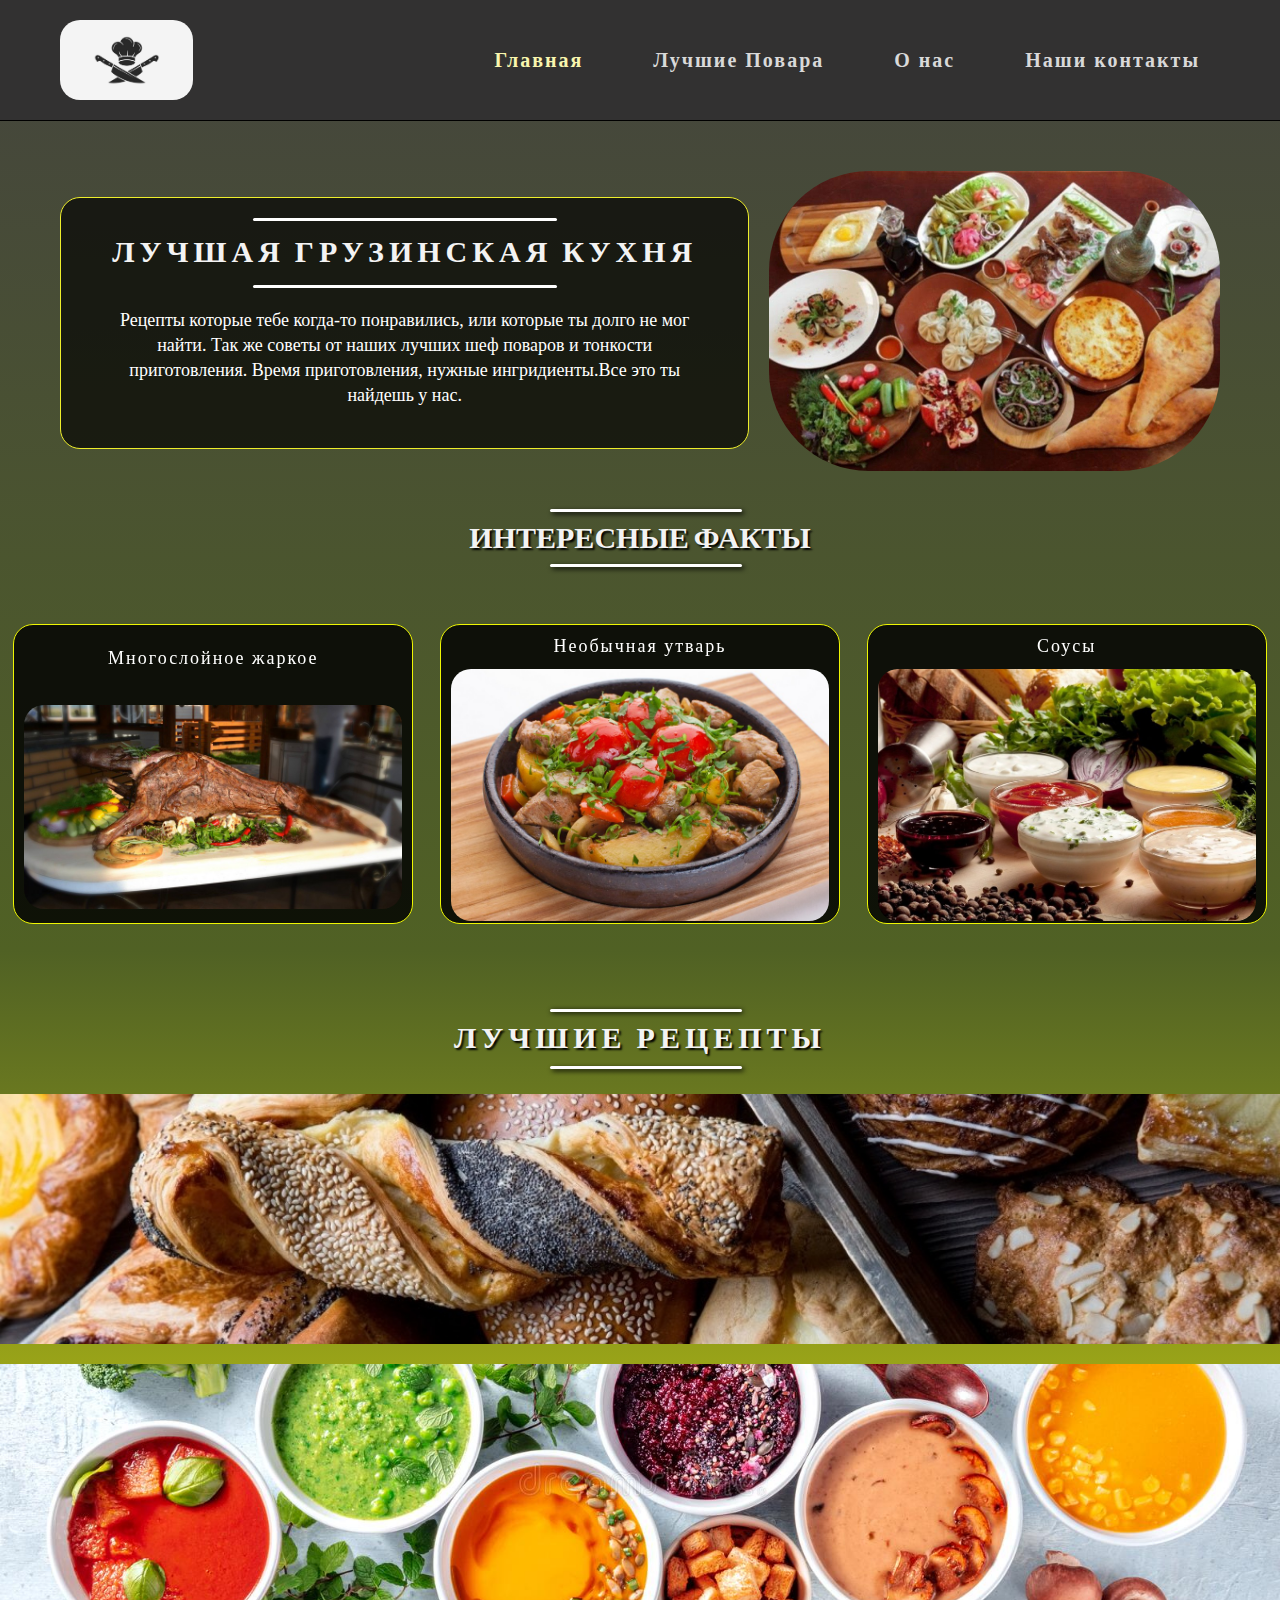
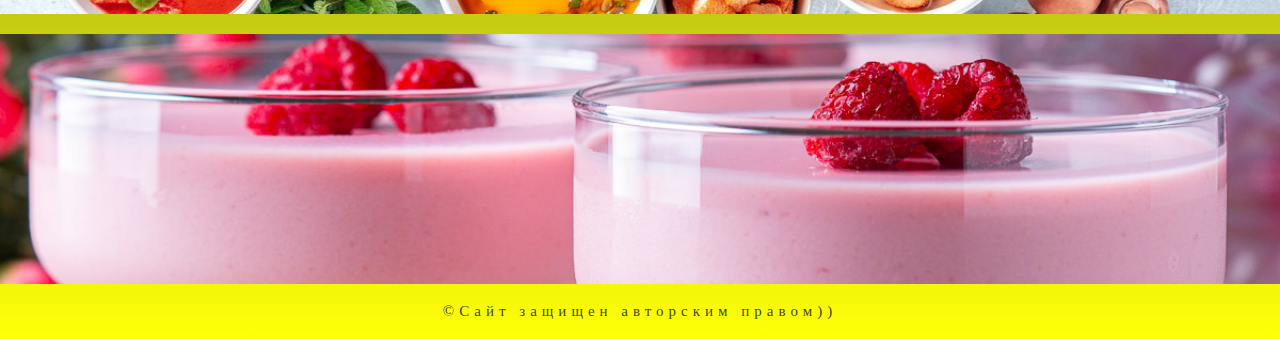
<file: index.html>
<!DOCTYPE html>
<html lang="en">

<head>
    <meta charset="UTF-8">
    <meta http-equiv="X-UA-Compatible" content="IE=edge">
    <meta name="viewport" content="width=device-width, initial-scale=1.0">

    <!-- подключение цсс -->
    <link rel="stylesheet" href="./css/style.css">
    <!-- <link rel="stylesheet" href="./css/remone.css"> -->
    <!-- подключение цсс -->

    <!-- подключение шрифта Open span -->
    <link rel="preconnect" href="https://fonts.googleapis.com">
    <link rel="preconnect" href="https://fonts.gstatic.com" crossorigin>
    <link href="https://fonts.googleapis.com/css2?family=Bebas+Neue&family=Open+Sans:wght@500;700&display=swap"
        rel="stylesheet">
    <!-- подключение шрифта Open span -->

    <!-- подключение шрифта для загловков  -->
    <link rel="preconnect" href="https://fonts.googleapis.com">
    <link rel="preconnect" href="https://fonts.gstatic.com" crossorigin>
    <link href="https://fonts.googleapis.com/css2?family=Bebas+Neue&display=swap" rel="stylesheet">
    <!-- подключение шрифта для загловков  -->

    <title>Gurman</title>
</head>

<body>
    <style>
        html, body, div, span, applet, object, iframe,
h1, h2, h3, h4, h5, h6, p, blockquote, pre,
a, abbr, acronym, address, big, cite, code,
del, dfn, em, img, ins, kbd, q, s, samp,
small, strike, strong, sub, sup, tt, var,
b, u, i, center,
dl, dt, dd, ol, ul, li,
fieldset, form, label, legend,
table, caption, tbody, tfoot, thead, tr, th, td,
article, aside, canvas, details, embed, 
figure, figcaption, footer, header, hgroup, 
menu, nav, output, ruby, section, summary,
time, mark, audio, video {
	margin: 0;
	padding: 0;
	border: 0;
	font-size: 100%;
	font: inherit;
	vertical-align: baseline;
}
article, aside, details, figcaption, figure, 
footer, header, hgroup, menu, nav, section {
	display: block;
}
html {
	height: 100%;
}
body {
	line-height: 1;
}
ol, ul {
	list-style: none;
}
blockquote, q {
	quotes: none;
}
blockquote:before, blockquote:after,
q:before, q:after {
	content: '';
	content: none;
}
table {
	border-collapse: collapse;
	border-spacing: 0;
}

/* lato-regular - latin */
@font-face {
    font-family: 'Lato';
    font-style: normal;
    font-weight: 400;
    src: local(''),
         url('../fonts/lato-v23-latin-regular.woff2') format('woff2'), /* Chrome 26+, Opera 23+, Firefox 39+ */
         url('../fonts/lato-v23-latin-regular.woff') format('woff'); /* Chrome 6+, Firefox 3.6+, IE 9+, Safari 5.1+ */
  }
  /* lato-700 - latin */
  @font-face {
    font-family: 'Lato';
    font-style: normal;
    font-weight: 700;
    src: local(''),
         url('../fonts/lato-v23-latin-700.woff2') format('woff2'), /* Chrome 26+, Opera 23+, Firefox 39+ */
         url('../fonts/lato-v23-latin-700.woff') format('woff'); /* Chrome 6+, Firefox 3.6+, IE 9+, Safari 5.1+ */
  }
  /* lato-900 - latin */
  @font-face {
    font-family: 'Lato';
    font-style: normal;
    font-weight: 900;
    src: local(''),
         url('../fonts/lato-v23-latin-900.woff2') format('woff2'), /* Chrome 26+, Opera 23+, Firefox 39+ */
         url('../fonts/lato-v23-latin-900.woff') format('woff'); /* Chrome 6+, Firefox 3.6+, IE 9+, Safari 5.1+ */
        }
  html{
      box-sizing: border-box 
    }
    *,* ::before,*::after {
        box-sizing: inherit;
    }
    </style>
    <div class="bg">
        <div class="header">
            <div class="container">
                <div class="header_box">
                    <img src="./img/header_logo.jpg" alt="" class="header_logo">
                    <ul class="header_ul">
                        <li class="header_list"><a class="header_link header_link_active" href="#!">Главная</a> </li>
                        <!-- <li class="header_list"><a class="header_link" href="">История Кухни</a></li> -->
                        <li class="header_list"><a class="header_link" href="./povara.html">Лучшие
                                Повара</a></li>
                        <li class="header_list"><a class="header_link btn_o_nas" href="#!">О нас</a></li>
                        <li class="header_list"><a class="header_link " href="./kontakti.html">Наши контакты</a></li>
                    </ul>
                    <div class="burger_menu">
                        <span></span>
                        <span></span>
                        <span></span>
                    </div>
                </div>
            </div>
        </div>


        <!-- infoo box////////////////////////////////////////////////////// -->
        <div class="infoo_box">
            <div class="container">
                <div class="info_flex_box">
                    <div class="infoo-flex_text">
                        <div class="infoo__title zag">Лучшая грузинская кухня</div>
                        <div class="infoo__sub_title">Рецепты которые тебе когда-то понравились, или которые ты долго не
                            мог
                            найти. Так же советы от наших лучших шеф поваров и тонкости приготовления. Время
                            приготовления,
                            нужные ингридиенты.Все это ты найдешь у нас.</div>
                    </div>
                    <div class=""><img class="infoo-flex__img" src="./img/кухня.jpg" alt=""></div>
                </div>
            </div>
        </div>
        <!-- infoo box////////////////////////////////////////////////////// -->

        <!-- карточки с особенностями////////////////////////////////////////////////////// -->
        <div class="title_carts zag">Интересные факты</div>
        <div class="box_carts">
            <div class="flip-container">
                <div class="flip">
                    <div class="front">
                        <div class="header_flip">
                            <div class="title_front_carts">Многослойное жаркое</div>
                        </div>
                        <img class="img_carts" src="./img/многослоное-жаркое.jpg" alt="">
                    </div>
                    <div class="back">
                        <div class="header_flip header_flip-back">
                            <div class="title">Многослойное жаркое</div>
                        </div>
                        <div class="back_texxt">
                            Лучше всего кулинарные традиции страны иллюстрирует щедрый рецепт мясного жаркого. Для его
                            приготовления в тушу быка кладут теленка, в теленка — барашка, в барашка — индейку, в нее —
                            гуся, в гуся — утку, в утку — цыпленка. Место между слоями занимают пряные травы: мята,
                            кинза,
                            базилик, перец, чеснок. Готовят жаркое на вертеле в течение нескольких часов. Блюдо
                            отличается
                            непередаваемым ароматом и сочным вкусом.
                        </div>
                    </div>
                </div>
            </div>


            <div class="flip-container">
                <div class="flip">
                    <div class="front">
                        <div class="header_flip">
                            <div class="title_front_carts">Необычная утварь</div>
                        </div>
                        <img class="img_carts" src="./img/карточка тарелка.jpg" alt="">
                    </div>
                    <div class="back">
                        <div class="header_flip header_flip-back">
                            <div class="title">Необычная утварь</div>
                        </div>
                        <div class="back_texxt">
                            Исторически в Грузии для жарки и выпекания блюд используют особую утварь — кеци. Это
                            небольшие глиняные и крупные каменные сковороды. Кроме них используют широкие металлические
                            емкости тапа для приготовления курицы и индейки под прессом.
                        </div>
                    </div>
                </div>
            </div>


            <div class="flip-container">
                <div class="flip">
                    <div class="front">
                        <div class="header_flip">
                            <div class="title_front_carts">Cоусы</div>
                        </div>
                        <img class="img_carts" src="./img/карточка_соусы.jpg" alt="">
                    </div>
                    <div class="back">
                        <div class="header_flip header_flip-back">
                            <div class="title">Cоусы</div>
                        </div>
                        <div class="back_texxt">
                            Заправки готовят на
                            основе кислых ягодных и фруктовых соков с добавлением томатов и барбариса. Есть ореховые
                            соусы на винном уксусе. Часто в заправки добавляют чеснок. Зелень и пряности в грузинской
                            кухне используются не менее редко. В состав каждого соуса входят от 3–4 специй.Для
                            приготовления заправки фруктовый сок уваривают, а компоненты перетирают в однородную пасту.
                            Соусы получаются жидкие, ароматные и пряные.
                        </div>
                    </div>
                </div>
            </div>
        </div>
        <!-- карточки с особенностями //////////////////////////////////////////////////////-->



        <!-- меню ////////////////////////////////////////////////////// -->
        <div class="menu_container">
            <div class="menu_title zag">Лучшие рецепты</div>
            <div class="menu_block">
                <a target="_blank" class="menu_ssilka" href="./vipethka.html">
                    <img class="img_menu" src="./img/выпечка.jpg" alt="">
                    <div class="menu_text menu_otstup1">Мучные изделия</div>
                </a>
            </div>

            <div class="menu_block">
                <a class="menu_ssilka" href="./supi.html">
                    <img class="img_menu" src="./img/супы.jpg" alt="">
                    <div class="menu_text menu_otstup2">Супы</div>
                </a>
            </div>

            <div class="menu_block">
                <a class="menu_ssilka" href="./deserti.html">
                    <img class="img_menu" src="./img/десерты.jpg" alt="">
                    <div class="menu_text menu_otstup3">Десерты</div>
                </a>
            </div>
        </div>
        <!-- меню ////////////////////////////////////////////////////// -->


        <!-- попап окно  -->
        <div class="popup__bg">
            <div class="popup-postion">
                <div class="popup__windows">
                    <div class="title_popup">О нас</div>

                    <p class="windows__text">Приветствуем вас на нашем сайте по. Здесь вы сможете найти популярные
                        рецепты которые всегда хотели приготовить касающиеся Грузинской кухни.Удобно укомплектованные и
                        в близком доступе для любой кухарки. В рецептах вы сможете найти блюдо, посмотреть видео как его
                        готовить или почитать инструкцию у нас на сайте. Наш сайт недавно был создан и мы бы были рады
                        любой поддержке. Делитесь этим сайтом с друзьями и приятного вам аппетита.</p>
                    <button class="xxx">X</button>
                </div>
            </div>
        </div>
        <!-- попап окно  -->

        <!-- footer -->
        <div class="footer">
            <div class="footer_text">
                &#xa9;Сайт защищен авторским правом))
            </div>
        </div>
        <!-- footer -->
    </div>
    <script src="./js/main.js"></script>
</body>

</html>
</file>
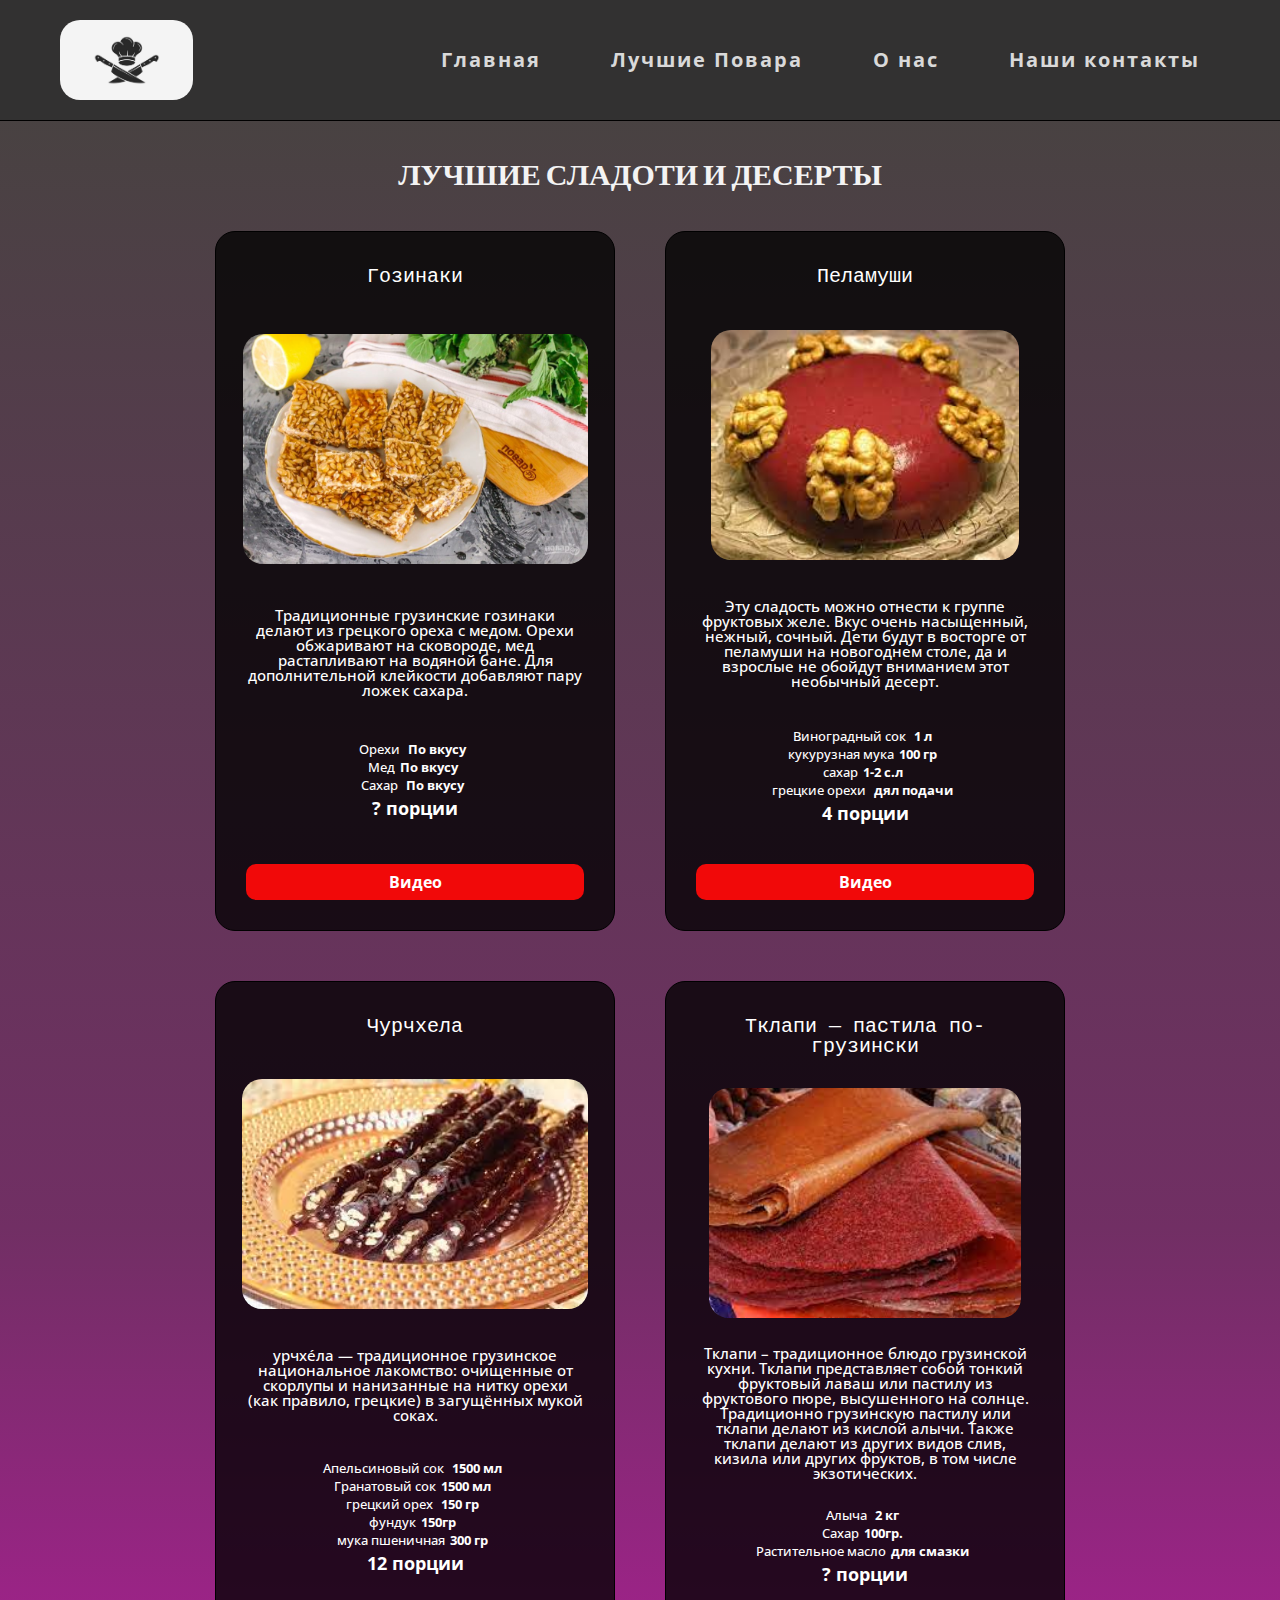
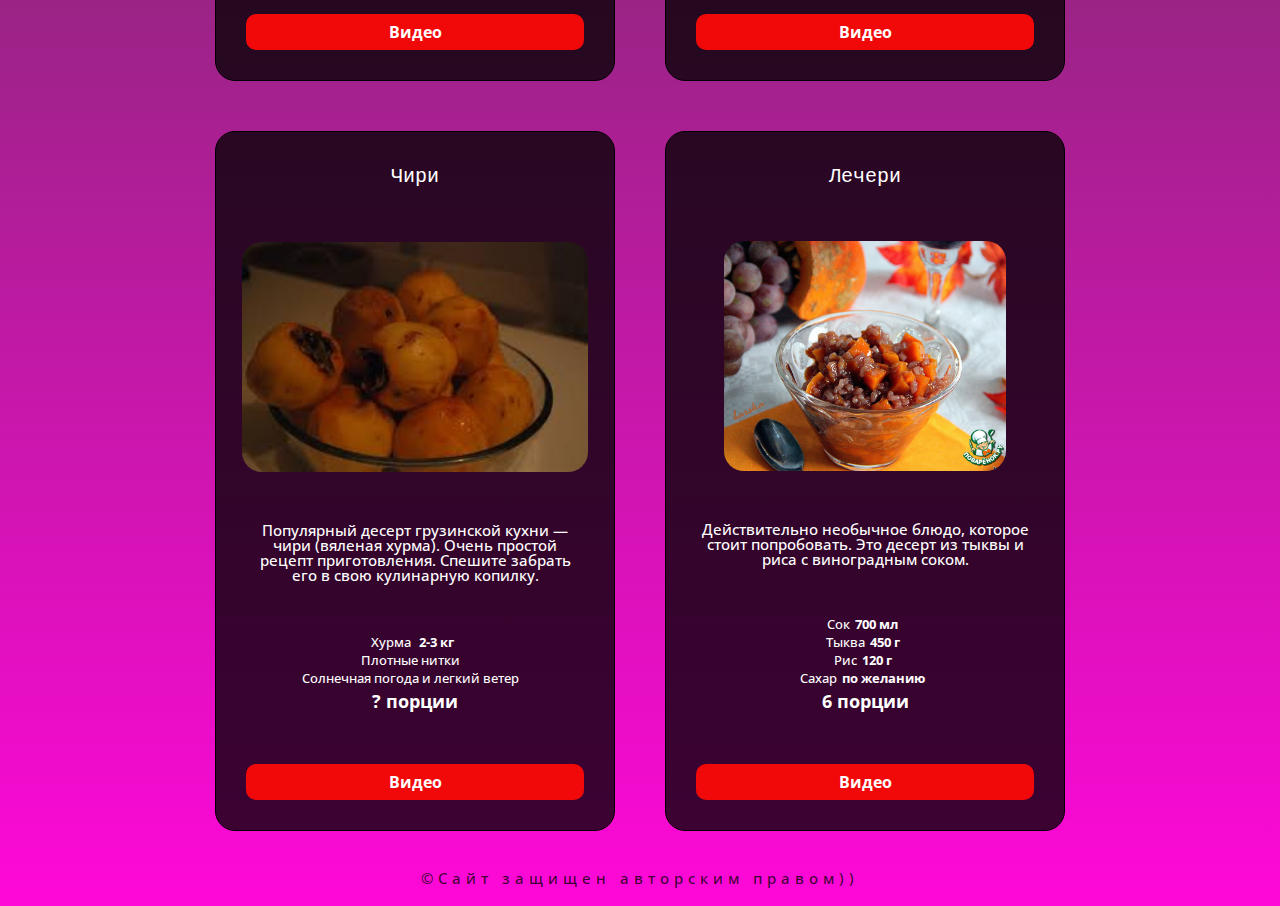
<file: deserti.html>
<!DOCTYPE html>
<html lang="en">

<head>
    <meta charset="UTF-8">
    <meta http-equiv="X-UA-Compatible" content="IE=edge">
    <meta name="viewport" content="width=device-width, initial-scale=1.0">

    <!-- подключение шрифта Open span -->
    <link rel="preconnect" href="https://fonts.googleapis.com">
    <link rel="preconnect" href="https://fonts.gstatic.com" crossorigin>
    <link href="https://fonts.googleapis.com/css2?family=Bebas+Neue&family=Open+Sans:wght@500;700&display=swap"
        rel="stylesheet">
    <!-- подключение шрифта Open span -->

    <!-- подключение шрифта для загловков  -->
    <link rel="preconnect" href="https://fonts.googleapis.com">
    <link rel="preconnect" href="https://fonts.gstatic.com" crossorigin>
    <link href="https://fonts.googleapis.com/css2?family=Bebas+Neue&display=swap" rel="stylesheet">
    <!-- подключение шрифта для загловков  -->


    <!-- подключение цсс  -->
    <!-- <link rel="stylesheet" href="/css/remone.css"> -->
    <!-- <link rel="stylesheet" href="/css/deserti.css"> -->
    <!-- подключение цсс  -->
    <title>Gurman/Десерты</title>
</head>

<body>
    <style>
        html, body, div, span, applet, object, iframe,
h1, h2, h3, h4, h5, h6, p, blockquote, pre,
a, abbr, acronym, address, big, cite, code,
del, dfn, em, img, ins, kbd, q, s, samp,
small, strike, strong, sub, sup, tt, var,
b, u, i, center,
dl, dt, dd, ol, ul, li,
fieldset, form, label, legend,
table, caption, tbody, tfoot, thead, tr, th, td,
article, aside, canvas, details, embed, 
figure, figcaption, footer, header, hgroup, 
menu, nav, output, ruby, section, summary,
time, mark, audio, video {
	margin: 0;
	padding: 0;
	border: 0;
	font-size: 100%;
	font: inherit;
	vertical-align: baseline;
}
article, aside, details, figcaption, figure, 
footer, header, hgroup, menu, nav, section {
	display: block;
}
html {
	height: 100%;
}
body {
	line-height: 1;
}
ol, ul {
	list-style: none;
}
blockquote, q {
	quotes: none;
}
blockquote:before, blockquote:after,
q:before, q:after {
	content: '';
	content: none;
}
table {
	border-collapse: collapse;
	border-spacing: 0;
}

/* lato-regular - latin */
@font-face {
    font-family: 'Lato';
    font-style: normal;
    font-weight: 400;
    src: local(''),
         url('../fonts/lato-v23-latin-regular.woff2') format('woff2'), /* Chrome 26+, Opera 23+, Firefox 39+ */
         url('../fonts/lato-v23-latin-regular.woff') format('woff'); /* Chrome 6+, Firefox 3.6+, IE 9+, Safari 5.1+ */
  }
  /* lato-700 - latin */
  @font-face {
    font-family: 'Lato';
    font-style: normal;
    font-weight: 700;
    src: local(''),
         url('../fonts/lato-v23-latin-700.woff2') format('woff2'), /* Chrome 26+, Opera 23+, Firefox 39+ */
         url('../fonts/lato-v23-latin-700.woff') format('woff'); /* Chrome 6+, Firefox 3.6+, IE 9+, Safari 5.1+ */
  }
  /* lato-900 - latin */
  @font-face {
    font-family: 'Lato';
    font-style: normal;
    font-weight: 900;
    src: local(''),
         url('../fonts/lato-v23-latin-900.woff2') format('woff2'), /* Chrome 26+, Opera 23+, Firefox 39+ */
         url('../fonts/lato-v23-latin-900.woff') format('woff'); /* Chrome 6+, Firefox 3.6+, IE 9+, Safari 5.1+ */
        }
  html{
      box-sizing: border-box 
    }
    *,* ::before,*::after {
        box-sizing: inherit;
    }
        body{
    font-family: 'Open Sans', sans-serif;
    font-weight:500;
    color: #ffffff;
}
.zag {
    text-transform: uppercase;
    font-size: 30px;
    color: #f3f3f3;
    font-weight: 700;
    font-family: 'Bebas Neue', cursive;
}
.bg {
    background: linear-gradient(180deg, rgba(68,68,62,1) 0%, rgba(113,47,100,1) 49%, rgba(255,8,216,1) 100%);
}
.container{
    padding: 0 20px;
    max-width: 1200px;
    margin: 0 auto ; 
}

/* HEADER  //////////////////////////////////////////////////////*/
    
 .header {
    padding: 20px 0;
    background: linear-gradient(90deg, rgba(50,49,49,1) 0%, rgba(50,49,49,1) 100%);
    border-bottom:1px solid #000;
}
.header_box {
display: flex;
align-items: center;
justify-content: space-between;
}
.header_logo {
height: 80px;
border-radius: 20px;
}
.header_ul {
padding:  0 20px;
display: flex;
gap: 70px;
}
.header_list {

}
.header_link {
position: relative;
text-decoration: none;
font-size: 20px;
font-weight: 700;
letter-spacing:2px;
color: #d9d9d9;
}
.nomer {
color: rgb(252, 28, 233);
}
.header_link_active {
color: #f9f6ae;
}
.header_link:before {
content: '';
position: absolute;
bottom: -5px;
left: -6px;
width: 110%;
height: 3px;
border-radius: 2px;
background-color: #ee2bd1;
transition: .4s;
transform:scaleX(0);
}
.header_link:hover:before {
transform:scaleX(1)
}

/* попап окно  //////////////////////////////////////////////////////*/
.popup__bg {
position: fixed;
top: 0;
left: 0;
background-color: rgba(0, 0, 0, 0.541);
width: 100%;
height: 100vh;
opacity: 0;
visibility: hidden;
transition: .4s;
}
.activePopap.popup__bg {
opacity: 1;
visibility: visible;
}
.popup-postion {
display: flex;
justify-content: center;
align-items: center;
height: 100vh;
}
.popup__windows {
color: #000;
transition: .5s;
transform:translateY(-1000%);
position: relative;
border-radius: 20px;
padding: 20px;
max-width: 600px;
height: 300px;
background-color: #fff;
display: flex;
flex-direction:column;
justify-content: space-around;
text-align: center;
}
.activePopap.popup__windows {
transform:translateY(0%);
}
.xxx {
position: absolute;
top: 10px ;
right: 20px;
}
.title_popup {
text-transform: uppercase;
font-size: 30px;
color: #000;
font-weight: 700;
font-family: 'Bebas Neue', cursive;
position:relative;
}
.title_popup:before {
content:'';
position: absolute;
top: -15px;
left: 40%;
width: 20%;
height: 3px;
border-radius: 2px;
background-color: #000000;
}
.title_popup:after {
content:'';
position: absolute;
bottom: -15px;
left: 40%;
width: 20%;
height: 3px;
border-radius: 2px;
background-color: #000000;
}
.windows__text {
line-height: 20px;
letter-spacing:1px;
font-family: 'Bebas Neue', cursive;
font-size: 18px;

}
/* попап окно  //////////////////////////////////////////////////////*/


/* burger_menu //////////////////////////////////////////////////////*/

.burger_menu {
display: none;
cursor:pointer;
position:relative;
overflow:hidden;
width: 40px;
height: 40px;
}
.burger_menu span {
transition: .4s;
position: absolute;
width: 100%;
height: 3px;
background-color: #ffffff;
transform:translate(0, 6px)
}
span:first-child{
transform:translate(0, 15px)
}
span:last-child{
transform:translate(0, 25px)
}
.activeburg span {
transform:translateY(14px) rotate(45deg);
}
.activeburg span:first-child {
transform:translate(40px, 14px);
}
.activeburg span:last-child{
transform:translateY(14px) rotate(-45deg);
}
/* burger_menu //////////////////////////////////////////////////////*/

/* HEADER  //////////////////////////////////////////////////////*/

/* box vipethka  //////////////////////////////////////////////////////*/
.box {
    max-width: 1400px;
    margin: 0 auto;
    padding: 0 20px;
}
.box_vipethka {
}
.title_box_bipethka {
    text-align: center;
    padding: 40px;
}
.flex_box_menu {
    display: flex;
    justify-content: center;
    align-items: center;
    grid-gap: 50px;
    flex-wrap:wrap;
}
.karts_menu {
    text-align: center;
    border: solid 1px #000;
    background-color: #000000c2;
    padding: 20px;
    border-radius: 20px;
    max-width: 400px;
    height: 700px;
display: flex;
flex-direction:column;
justify-content: space-between;
}
.title_karts {
    text-align: center;
    font-size: 20px;
    font-family:'Courier New', Courier, monospace;
    padding: 15px;
}

.img_karts_menu {
    height: 230px;
    border-radius: 20px;

}
.karts_opisanie {
font-size: 15px;
text-align: center;
padding: 10px;
}
.karts_menu_list {
    text-align: center;
    line-height: 18px;
    font-size: 13px;
}
.karts_menu_link {
}
.karts_menu_link span{
    padding: 5px;
    font-weight: 700;
}
.karts_menu_link_portsia {
    font-size: 18px;
    font-weight: 700;
    padding:5px ;
}
.karts_menu_more {
    text-decoration: none;
    color: #fff;
    background-color: #f10909;
    display: block;
    text-align: center;
    padding: 10px;
    margin: 10px;
    border-radius: 10px;
    font-weight: 700;
    transition: .3s;
}
.karts_menu_more:hover {
    background-color: #b90202;
}
/* box vipethka  //////////////////////////////////////////////////////*/
/* footer /////////////////// */


.footer {
    margin-top: 20px;
}
.footer_text {
    font-size: 15px;
    color: #000000c4;
    letter-spacing:5px;
    text-align: center;
    padding: 20px;
}

/* footer /////////////////// */


@media (max-width:1000px) {
    .burger_menu {
        z-index: 2;
        display: block;
    }
    .header_ul {
    flex-direction: column;
    position: absolute;
    top: 0;
    right: 0;
    width: 100%;
    background-color: #101200;
    text-align: center;
    padding: 50px 0;
    border-radius:0 0 20px 20px;
    transform:translateY(-100%);
    transition: .4s;
    z-index: 2;
    }
    .active.header_ul {
        transform:translateY(0);
    }
    .header_link {
        font-size: 28px;
    }
    .header_box {
        justify-content: space-around;
    } 
    .info_flex_box {
        flex-direction:column;
        gap: 20px
    }
    .infoo-flex_text {
        max-width: 600px;
    }
}
    </style>
    <div class="bg">
        <div class="header">
            <div class="container">
                <div class="header_box">
                    <img src="./img/header_logo.jpg" alt="" class="header_logo">
                    <ul class="header_ul">
                        <li class="header_list"><a class="header_link " href="./index.html">Главная</a> </li>
                        <!-- <li class="header_list"><a class="header_link" href="">История Кухни</a></li> -->
                        <li class="header_list"><a target="_blank" class="header_link" href="./povara.html">Лучшие
                                Повара</a></li>
                        <li class="header_list"><a class="header_link btn_o_nas" href="#!">О нас</a></li>
                        <li class="header_list"><a class="header_link " href="./kontakti.html">Наши контакты</a></li>                    </ul>
                    <div class="burger_menu">
                        <span></span>
                        <span></span>
                        <span></span>
                    </div>
                </div>
            </div>
        </div>

        <!-- box vipethka  -->
        <div class="box">
            <div class="box_vipethka">
                <h1 class="title_box_bipethka zag">Лучшие сладоти и десерты</h1>
                <div class="flex_box_menu">

                    <div class="karts_menu">
                        <div class="title_karts">Гозинаки</div>
                        <div class="box_img">
                            <img class="img_karts_menu" src="./img/десерты/гозинак.jpg" alt="">
                        </div>
                        <p class="karts_opisanie">Традиционные грузинские гозинаки делают из грецкого ореха с медом.
                            Орехи обжаривают на сковороде, мед растапливают на водяной бане. Для дополнительной
                            клейкости добавляют пару ложек сахара.</p>
                        <ul class="karts_menu_list">
                            <li class="karts_menu_link">Орехи <span>По вкусу</span> </li>
                            <li class="karts_menu_link">Мед<span>По вкусу</span></li>
                            <li class="karts_menu_link">Сахар <span>По вкусу</span></li>
                            <li class="karts_menu_link_portsia">? порции</li>
                        </ul>
                        <a target="_blank" class="karts_menu_more"
                            href="https://www.youtube.com/watch?v=RPbX6tdDiLY">Видео</a>
                    </div>


                    <div class="karts_menu">
                        <div class="title_karts">Пеламуши</div>
                        <div class="box_img">
                            <img class="img_karts_menu" src="./img/десерты/пеламуши.jpg" alt="">
                        </div>
                        <p class="karts_opisanie">Эту сладость можно отнести к группе фруктовых желе. Вкус очень
                            насыщенный, нежный, сочный. Дети будут в восторге от пеламуши на новогоднем столе, да и
                            взрослые не обойдут вниманием этот необычный десерт.</p>
                        <ul class="karts_menu_list">
                            <li class="karts_menu_link">Виноградный сок <span>1 л</span> </li>
                            <li class="karts_menu_link">кукурузная мука<span>100 гр</span></li>
                            <li class="karts_menu_link">сахар<span>1-2 с.л</span></li>
                            <li class="karts_menu_link">грецкие орехи<span> дял подачи</span></li>
                            <li class="karts_menu_link_portsia">4 порции</li>
                        </ul>
                        <a target="_blank" class="karts_menu_more"
                            href="https://www.youtube.com/watch?v=B9uamANtHzsE">Видео</a>
                    </div>


                    <div class="karts_menu">
                        <div class="title_karts">Чурчхела</div>
                        <div class="box_img">
                            <img class="img_karts_menu" src="./img/десерты/чурчхела.jpg" alt="">
                        </div>
                        <p class="karts_opisanie">урчхéла — традиционное грузинское национальное лакомство: очищенные от
                            скорлупы и нанизанные на нитку орехи (как правило, грецкие) в загущённых мукой соках.</p>
                        <ul class="karts_menu_list">
                            <li class="karts_menu_link">Апельсиновый сок <span> 1500 мл</span> </li>
                            <li class="karts_menu_link">Гранатовый сок<span>1500 мл</span></li>
                            <li class="karts_menu_link">грецкий орех<span> 150 гр</span></li>
                            <li class="karts_menu_link">фундук<span>150гр</span></li>
                            <li class="karts_menu_link">мука пшеничная<span>300 гр</span> </li>
                            <li class="karts_menu_link_portsia">12 порции</li>
                        </ul>
                        <a target="_blank" class="karts_menu_more"
                            href="https://www.youtube.com/watch?v=RXp-EzR_5rM">Видео</a>
                    </div>


                    <div class="karts_menu">
                        <div class="title_karts">Тклапи — пастила по-грузински</div>
                        <div class="box_img">
                            <img class="img_karts_menu" src="./img/десерты/Тклапи.jpg" alt="">
                        </div>
                        <p class="karts_opisanie">Тклапи – традиционное блюдо грузинской кухни. Тклапи представляет
                            собой тонкий фруктовый лаваш или пастилу из фруктового пюре, высушенного на солнце.
                            Традиционно грузинскую пастилу или тклапи делают из кислой алычи. Также тклапи делают из
                            других видов слив, кизила или других фруктов, в том числе экзотических.</p>
                        <ul class="karts_menu_list">
                            <li class="karts_menu_link">Алыча <span>2 кг</span> </li>
                            <li class="karts_menu_link">Сахар<span>100гр.</span></li>
                            <li class="karts_menu_link">Растительное масло<span>для смазки</span></li>
                            <li class="karts_menu_link_portsia">? порции</li>
                        </ul>
                        <a target="_blank" class="karts_menu_more"
                            href="https://www.youtube.com/watch?v=8Uh9w2M4Z6w">Видео</a>
                    </div>


                    <div class="karts_menu">
                        <div class="title_karts">Чири</div>
                        <div class="box_img">
                            <img class="img_karts_menu" src="./img/десерты/чили.jpg" alt="">
                        </div>
                        <p class="karts_opisanie">Популярный десерт грузинской кухни — чири (вяленая хурма). Очень
                            простой рецепт приготовления. Спешите забрать его в свою кулинарную копилку.</p>
                        <ul class="karts_menu_list">
                            <li class="karts_menu_link">Хурма <span>2-3 кг</span> </li>
                            <li class="karts_menu_link">Плотные нитки<span></span></li>
                            <li class="karts_menu_link">Солнечная погода и легкий ветер<span></span></li>
                            <li class="karts_menu_link_portsia">? порции</li>
                        </ul>
                        <a target="_blank" class="karts_menu_more"
                            href="https://www.youtube.com/watch?v=7U9-B7RDD34">Видео</a>
                    </div>


                    <div class="karts_menu">
                        <div class="title_karts">Лечери</div>
                        <div class="box_img">
                            <img class="img_karts_menu" src="./img/десерты/лечери.jpg" alt="">
                        </div>
                        <p class="karts_opisanie">Действительно необычное блюдо, которое стоит попробовать. Это десерт
                            из тыквы и риса с виноградным соком.</p>
                        <ul class="karts_menu_list">
                            <li class="karts_menu_link">Сок<span>700 мл</span> </li>
                            <li class="karts_menu_link">Тыква<span>450 г</span></li>
                            <li class="karts_menu_link">Рис<span>120 г</span></li>
                            <li class="karts_menu_link">Сахар<span>по желанию</span></li>
                            <li class="karts_menu_link_portsia">6 порции</li>
                        </ul>
                        <a target="_blank" class="karts_menu_more"
                            href="https://www.povarenok.ru/recipes/show/60234/">Видео</a>
                    </div>

                </div>
            </div>
            <!-- box vipethka  -->

            <!-- footer -->
            <div class="footer">
                <div class="footer_text">
                    &#xa9;Сайт защищен авторским правом))
                </div>
            </div>
            <!-- footer -->

            <!-- попап окно  -->
            <div class="popup__bg">
                <div class="popup-postion">
                    <div class="popup__windows">
                        <div class="title_popup">О нас</div>

                        <p class="windows__text">Приветствуем вас на нашем сайте по. Здесь вы сможете найти популярные
                            рецепты которые всегда хотели приготовить касающиеся Грузинской кухни.Удобно
                            укомплектованные и
                            в близком доступе для любой кухарки. В рецептах вы сможете найти блюдо, посмотреть видео как
                            его
                            готовить или почитать инструкцию у нас на сайте. Наш сайт недавно был создан и мы бы были
                            рады
                            любой поддержке. Делитесь этим сайтом с друзьями и приятного вам аппетита.</p>
                        <button class="xxx">X</button>
                    </div>
                </div>
            </div>
            <!-- попап окно  -->
        </div>
    </div>

    <script src="./js/main.js"></script>
</body>

</html>
</file>
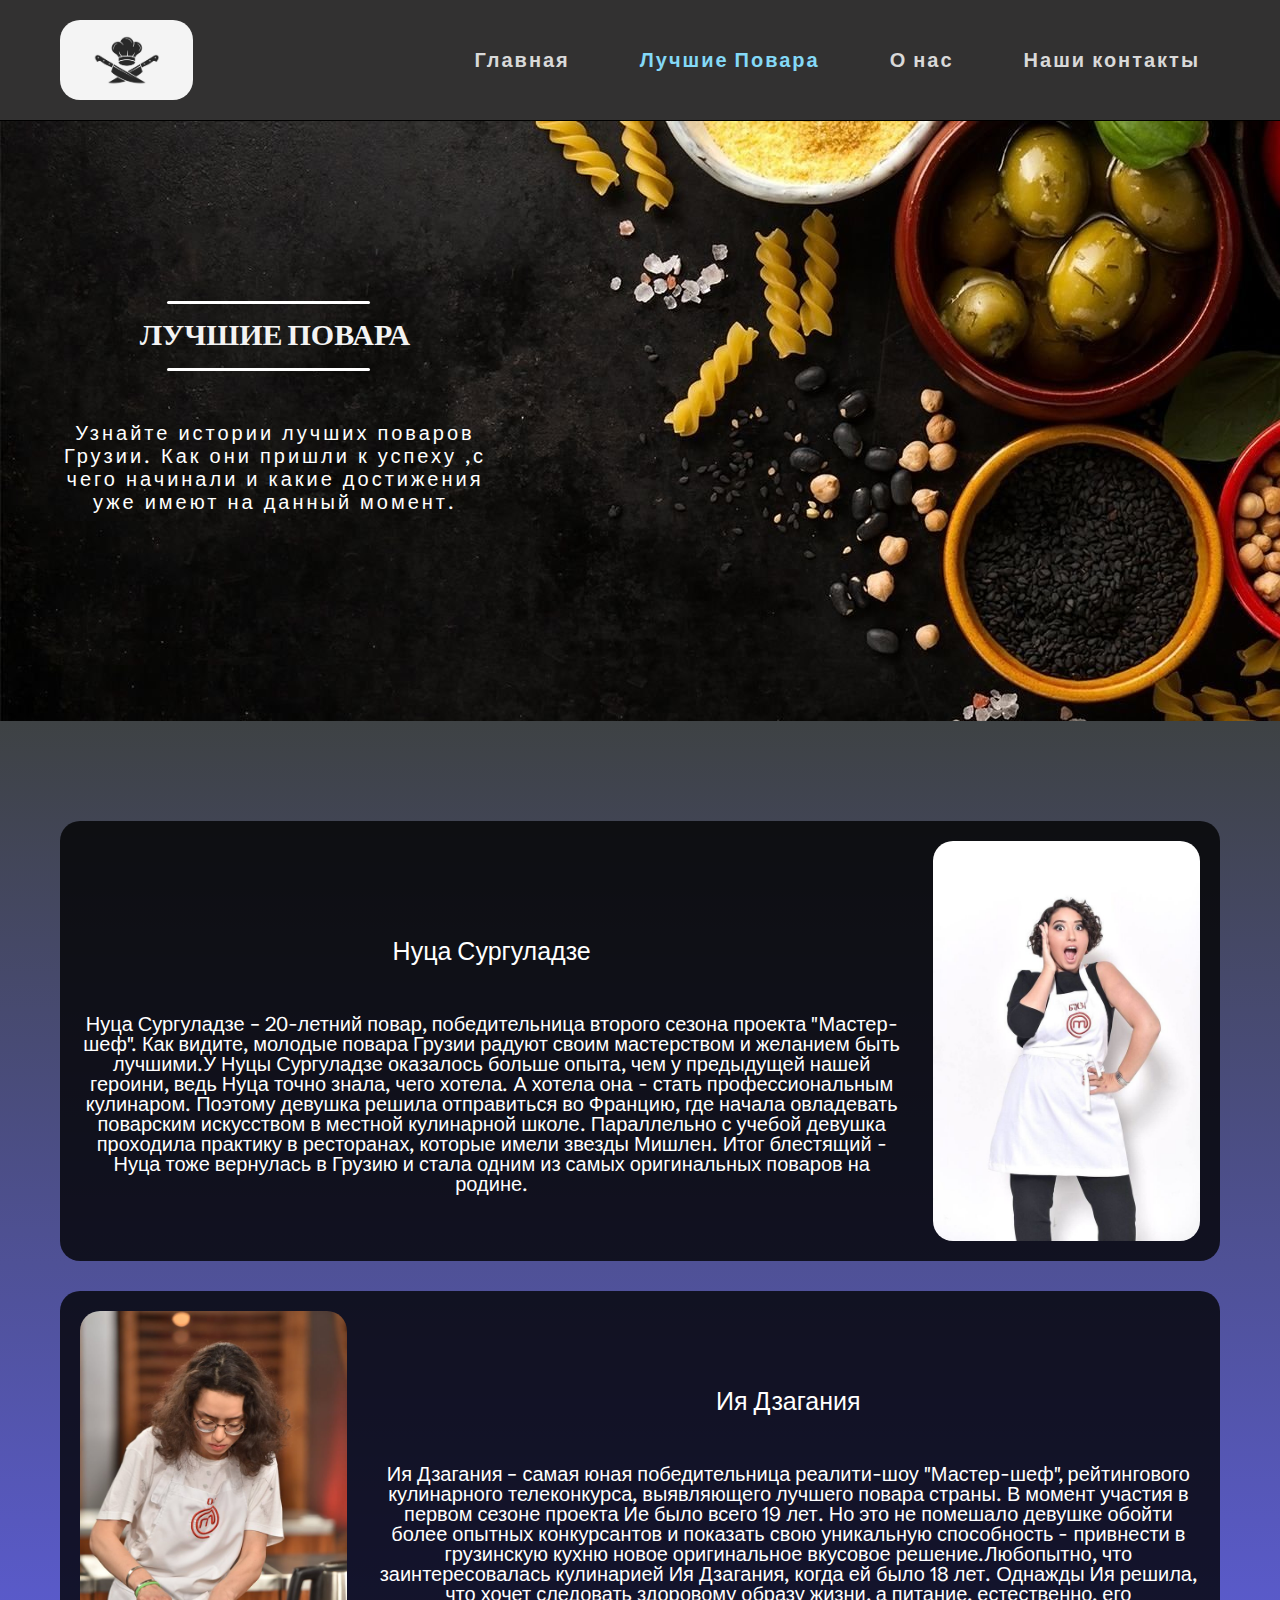
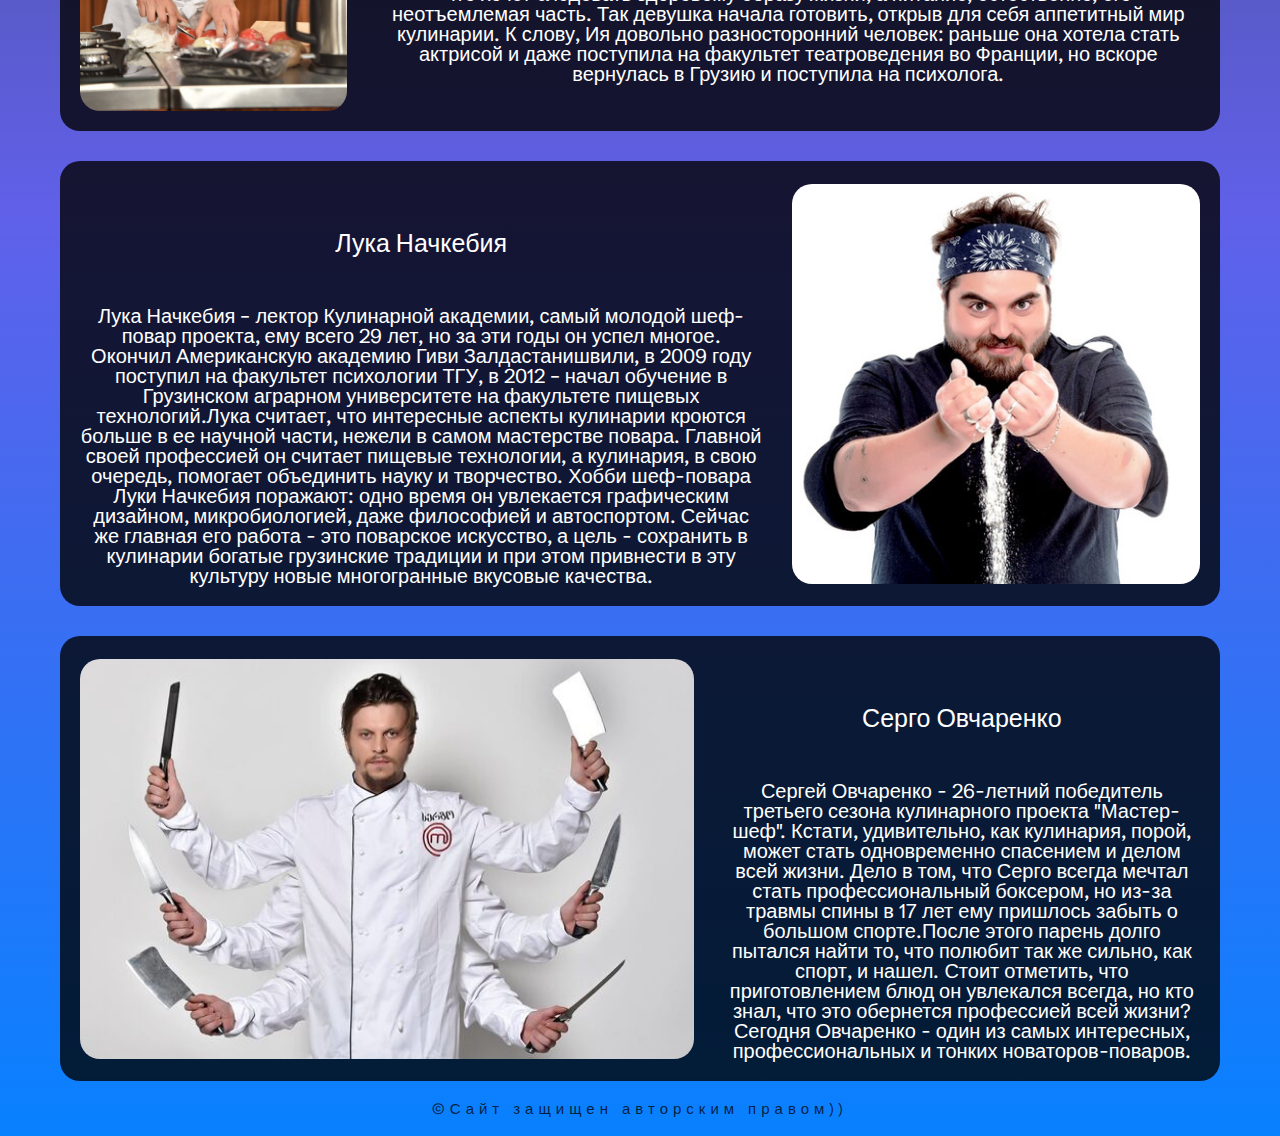
<file: povara.html>
<!DOCTYPE html>
<html lang="en">

<head>
    <meta charset="UTF-8">
    <meta http-equiv="X-UA-Compatible" content="IE=edge">
    <meta name="viewport" content="width=device-width, initial-scale=1.0">
    <title>Gurman/Лучшие повара</title>

    <!-- подключение цсс -->
    <!-- <link rel="stylesheet" href="./css/povara.css"> -->
    <!-- <link rel="stylesheet" href="./css/remone.css"> -->
    <!-- подключение цсс -->

    <!-- шрифт Schidsted Grotesk  -->
    <link rel="preconnect" href="https://fonts.googleapis.com">
    <link rel="preconnect" href="https://fonts.gstatic.com" crossorigin>
    <link href="https://fonts.googleapis.com/css2?family=Schibsted+Grotesk:wght@400;700;900&display=swap"
        rel="stylesheet">
    <!-- шрифт Schidsted Grotesk  -->

    <!-- подключение шрифта для загловков  -->
    <link rel="preconnect" href="https://fonts.googleapis.com">
    <link rel="preconnect" href="https://fonts.gstatic.com" crossorigin>
    <link href="https://fonts.googleapis.com/css2?family=Bebas+Neue&display=swap" rel="stylesheet">
    <!-- подключение шрифта для загловков  -->
</head>

<body class="body">
    <style>
        html, body, div, span, applet, object, iframe,
h1, h2, h3, h4, h5, h6, p, blockquote, pre,
a, abbr, acronym, address, big, cite, code,
del, dfn, em, img, ins, kbd, q, s, samp,
small, strike, strong, sub, sup, tt, var,
b, u, i, center,
dl, dt, dd, ol, ul, li,
fieldset, form, label, legend,
table, caption, tbody, tfoot, thead, tr, th, td,
article, aside, canvas, details, embed, 
figure, figcaption, footer, header, hgroup, 
menu, nav, output, ruby, section, summary,
time, mark, audio, video {
	margin: 0;
	padding: 0;
	border: 0;
	font-size: 100%;
	font: inherit;
	vertical-align: baseline;
}
article, aside, details, figcaption, figure, 
footer, header, hgroup, menu, nav, section {
	display: block;
}
html {
	height: 100%;
}
body {
	line-height: 1;
}
ol, ul {
	list-style: none;
}
blockquote, q {
	quotes: none;
}
blockquote:before, blockquote:after,
q:before, q:after {
	content: '';
	content: none;
}
table {
	border-collapse: collapse;
	border-spacing: 0;
}

/* lato-regular - latin */
@font-face {
    font-family: 'Lato';
    font-style: normal;
    font-weight: 400;
    src: local(''),
         url('../fonts/lato-v23-latin-regular.woff2') format('woff2'), /* Chrome 26+, Opera 23+, Firefox 39+ */
         url('../fonts/lato-v23-latin-regular.woff') format('woff'); /* Chrome 6+, Firefox 3.6+, IE 9+, Safari 5.1+ */
  }
  /* lato-700 - latin */
  @font-face {
    font-family: 'Lato';
    font-style: normal;
    font-weight: 700;
    src: local(''),
         url('../fonts/lato-v23-latin-700.woff2') format('woff2'), /* Chrome 26+, Opera 23+, Firefox 39+ */
         url('../fonts/lato-v23-latin-700.woff') format('woff'); /* Chrome 6+, Firefox 3.6+, IE 9+, Safari 5.1+ */
  }
  /* lato-900 - latin */
  @font-face {
    font-family: 'Lato';
    font-style: normal;
    font-weight: 900;
    src: local(''),
         url('../fonts/lato-v23-latin-900.woff2') format('woff2'), /* Chrome 26+, Opera 23+, Firefox 39+ */
         url('../fonts/lato-v23-latin-900.woff') format('woff'); /* Chrome 6+, Firefox 3.6+, IE 9+, Safari 5.1+ */
        }
  html{
      box-sizing: border-box 
    }
    *,* ::before,*::after {
        box-sizing: inherit;
    }
        body{
    font-weight:400;
    color: #ffffff;
}
.body {
    font-family: 'Schibsted Grotesk', sans-serif;
}
.bg {
    background: linear-gradient(180deg, rgba(62,66,68,1) 0%, rgba(96,96,233,1) 54%, rgba(8,129,255,1) 100%);
}
.container{
    padding: 0 20px;
    max-width: 1200px;
    margin: 0 auto ; 
}
.zag {
    text-transform: uppercase;
    font-size: 30px;
    color: #f3f3f3;
    font-weight: 700;
    font-family: 'Bebas Neue', cursive;
}
   /* HEADER  //////////////////////////////////////////////////////*/
    
   .header {
    padding: 20px 0;
    background: linear-gradient(90deg, rgba(50,49,49,1) 0%, rgba(50,49,49,1) 100%);
    border-bottom:1px solid #000;
}
.header_box {
display: flex;
align-items: center;
justify-content: space-between;
}
.header_logo {
height: 80px;
border-radius: 20px;
}
.header_ul {
padding:  0 20px;
display: flex;
gap: 70px;
}
.header_list {

}
.header_link {
position: relative;
text-decoration: none;
font-size: 20px;
font-weight: 700;
letter-spacing:2px;
color: #d9d9d9;
}
.header_link_active {
color: #84d9f7;
}
.header_link:before {
content: '';
position: absolute;
bottom: -5px;
left: -6px;
width: 110%;
height: 3px;
border-radius: 2px;
background-color: #2bd1ee;
transition: .4s;
transform:scaleX(0);
}
.header_link:hover:before {
transform:scaleX(1)
}
.nomer {
    color: rgb(255, 251, 5);
}
/* burger_menu //////////////////////////////////////////////////////*/

.burger_menu {
display: none;
cursor:pointer;
position:relative;
overflow:hidden;
width: 40px;
height: 40px;
}
.burger_menu span {
transition: .4s;
position: absolute;
width: 100%;
height: 3px;
background-color: #ffffff;
transform:translate(0, 6px)
}
span:first-child{
transform:translate(0, 15px)
}
span:last-child{
transform:translate(0, 25px)
}
.activeburg span {
transform:translateY(14px) rotate(45deg);
}
.activeburg span:first-child {
transform:translate(40px, 14px);
}
.activeburg span:last-child{
transform:translateY(14px) rotate(-45deg);
}
/* burger_menu //////////////////////////////////////////////////////*/

/* попап окно  //////////////////////////////////////////////////////*/
.popup__bg {
    position: fixed;
    top: 0;
    left: 0;
    background-color: rgba(0, 0, 0, 0.541);
    width: 100%;
    height: 100vh;
    opacity: 0;
    visibility: hidden;
    transition: .4s;
}
.activePopap.popup__bg {
    opacity: 1;
    visibility: visible;
}
.popup-postion {
    display: flex;
    justify-content: center;
    align-items: center;
    height: 100vh;
}
.popup__windows {
    color: #000;
    transition: .5s;
    transform:translateY(-1000%);
    position: relative;
    border-radius: 20px;
    padding: 20px;
    max-width: 600px;
    height: 300px;
    background-color: #fff;
    display: flex;
    flex-direction:column;
    justify-content: space-around;
    text-align: center;
}
.activePopap.popup__windows {
    transform:translateY(0%);
}
.xxx {
position: absolute;
top: 10px ;
right: 20px;
}
.title_popup {
    text-transform: uppercase;
    font-size: 30px;
    color: #000;
    font-weight: 700;
    font-family: 'Bebas Neue', cursive;
    position:relative;
}
.title_popup:before {
    content:'';
    position: absolute;
    top: -15px;
    left: 40%;
    width: 20%;
    height: 3px;
    border-radius: 2px;
    background-color: #000000;
}
.title_popup:after {
    content:'';
    position: absolute;
    bottom: -15px;
    left: 40%;
    width: 20%;
    height: 3px;
    border-radius: 2px;
    background-color: #000000;
}
.windows__text {
    line-height: 20px;
    letter-spacing:1px;
    font-family: 'Bebas Neue', cursive;
font-size: 18px;

}
/* попап окно  //////////////////////////////////////////////////////*/

/* HEADER  //////////////////////////////////////////////////////*/

/* sahpka //////////////////////////////////////////////////////*/

.shapka_povar {
    background-image:url(./img/fon_povar_shapka.jpg);
    background-repeat:no-repeat;
    height: 600px;
}
.shapka_text {
    padding: 200px 0 0 50px ;
    width: 500px;
    text-align: center;
}
.shapka_title_povar {
    position: relative;
    margin-bottom: 70px;
}
.shapka_title_povar:before {
    content:'';
    position: absolute;
    top: -20px;
    left: 26%;
    width: 45%;
    height: 3px;
    border-radius: 2px;
    background-color: #fff;
}
.shapka_title_povar:after {
    content:'';
    position: absolute;
    bottom: -20px;
    left: 26%;
    width: 45%;
    height: 3px;
    border-radius: 2px;
    background-color: #fff;
}

.shapka_sub_title_povar {
    font-size: 20px;
    line-height: 23px;
    letter-spacing: 3px;
}

/* sahpka //////////////////////////////////////////////////////*/

/* Повара и информация о них */
.povar {
    padding: 100px 20px 0 20px ;
    max-width: 1200px;
    margin: 0 auto;
}
.flex_box_povar {
    display: flex;
    flex-direction:column;
    gap: 30px;
align-items: center;
}
.povar_box {
    display: flex;
    gap: 30px;
 align-items: center;
    background-color: #000000c7;
    border-radius: 20px;
    padding: 20px;
}
.box_povar_imia {
    padding: 50px;
    text-align: center;
    font-size: 25px;
}
.box_povar_text {
    text-align: center;
    font-size: 20px;
}
.box_img_povar {
    height: 400px;
    border-radius: 20px;
}
/* Повара и информация о них */


/* footer  */
.footer {

}
.footer_text {
    font-size: 15px;
    color: #000000c4;
    letter-spacing:5px;
    text-align: center;
    padding: 20px;
}
/* footer  */

@media (max-width:1000px) {
    .burger_menu {
        z-index: 2;
        display: block;
    }
    .header_ul {
    flex-direction: column;
    position: absolute;
    top: 0;
    right: 0;
    width: 100%;
    background-color: #101200;
    text-align: center;
    padding: 50px 0;
    border-radius:0 0 20px 20px;
    transform:translateY(-100%);
    transition: .4s;
    z-index: 2;
    }
    .active.header_ul {
        transform:translateY(0);
    }
    .header_link {
        font-size: 28px;
    }
    .header_box {
        justify-content: space-around;
    } 
    .info_flex_box {
        flex-direction:column;
        gap: 20px
    }
.sergo {
 height: 300px;
 width: 400px;
}
.box_povar_text {
    font-size: 18px;
}
.box_povar_imia {
    padding: 20px;
}
.povar {
    padding: 50px 20px 0 20px ;
}
}
@media (max-width:800px) {
.povar_box {
    flex-direction:column;
}
.shapka_text {
    max-width: 500px;
}
}
@media (max-width:500px) {
    .shapka_text {
        max-width: 400px;
        padding: 100px 0 0 100px;
    }
    .shapka_povar {
        height: 500px;
    }
    .popup__windows {
        height: 400px;
    }
    .windows__text {
        line-height: 18px;
        font-size: 17px;
    }
}
    </style>
    <!-- header ///////////////////////////////////////////// -->
    <div class="header">
        <div class="container">
            <div class="header_box">
                <img src="./img/header_logo.jpg" alt="" class="header_logo">
                <ul class="header_ul">
                    <li class="header_list"><a class="header_link " href="./index.html">Главная</a> </li>
                    <!-- <li class="header_list"><a class="header_link" href="">История Кухни</a></li> -->
                    <li class="header_list"><a class="header_link header_link_active" href="#!">Лучшие Повара</a></li>
                    <li class="header_list"><a class="header_link btn_o_nas" href="#!">О нас</a></li>
                    <li class="header_list"><a class="header_link " href="./kontakti.html">Наши контакты</a></li>                </ul>
                <div class="burger_menu">
                    <span></span>
                    <span></span>
                    <span></span>
                </div>
            </div>
        </div>
    </div>
    <!-- header ///////////////////////////////////////////// -->

    <div class="box_povar">
        <div class="shapka_povar">
            <div class="shapka_text">
                <h1 class="shapka_title_povar zag">Лучшие повара</h1>
                <div class="shapka_sub_title_povar">Узнайте истории лучших поваров Грузии. Как они пришли к успеху ,с
                    чего начинали и какие достижения уже имеют на данный момент.</div>
            </div>
        </div>
        <div class="bg">
            <div class="povar">
                <div class="flex_box_povar">
                    <div class="povar_box">
                        <div class="povar_text">
                            <div class="box_povar_imia">Нуца Сургуладзе</div>
                            <div class="box_povar_text">Нуца Сургуладзе – 20-летний повар, победительница второго сезона
                                проекта
                                "Мастер-шеф". Как видите, молодые повара Грузии радуют своим мастерством и желанием быть
                                лучшими.У Нуцы Сургуладзе оказалось больше опыта, чем у предыдущей нашей героини, ведь
                                Нуца
                                точно знала, чего хотела. А хотела она - стать профессиональным кулинаром. Поэтому
                                девушка
                                решила отправиться во Францию, где начала овладевать поварским искусством в местной
                                кулинарной
                                школе. Параллельно с учебой девушка проходила практику в ресторанах, которые имели
                                звезды
                                Мишлен. Итог блестящий - Нуца тоже вернулась в Грузию и стала одним из самых
                                оригинальных
                                поваров на родине.</div>
                        </div>
                        <img class="box_img_povar" src="./img/повара/нуца Сургуладзе.jpg" alt="">
                    </div>

                    <div class="povar_box">
                        <img class="box_img_povar" src="./img/повара/ия Дзагания.jpg" alt="">
                        <div class="povar_text">
                            <div class="box_povar_imia">Ия Дзагания</div>
                            <div class="box_povar_text">Ия Дзагания – самая юная победительница реалити-шоу
                                "Мастер-шеф", рейтингового кулинарного телеконкурса, выявляющего лучшего повара страны.
                                В момент участия в первом сезоне проекта Ие было всего 19 лет. Но это не помешало
                                девушке обойти более опытных конкурсантов и показать свою уникальную способность -
                                привнести в грузинскую кухню новое оригинальное вкусовое решение.Любопытно, что
                                заинтересовалась кулинарией Ия Дзагания, когда ей было 18 лет. Однажды Ия решила, что
                                хочет следовать здоровому образу жизни, а питание, естественно, его неотъемлемая часть.
                                Так девушка начала готовить, открыв для себя аппетитный мир кулинарии. К слову, Ия
                                довольно разносторонний человек: раньше она хотела стать актрисой и даже поступила на
                                факультет театроведения во Франции, но вскоре вернулась в Грузию и поступила на
                                психолога.
                            </div>
                        </div>
                    </div>

                    <div class="povar_box">
                        <div class="povar_text">
                            <div class="box_povar_imia">Лука Начкебия</div>
                            <div class="box_povar_text">Лука Начкебия – лектор Кулинарной академии, самый молодой
                                шеф-повар проекта, ему всего 29 лет, но за эти годы он успел многое. Окончил
                                Американскую академию Гиви Залдастанишвили, в 2009 году поступил на факультет психологии
                                ТГУ, в 2012 – начал обучение в Грузинском аграрном университете на факультете пищевых
                                технологий.Лука считает, что интересные аспекты кулинарии кроются больше в ее научной
                                части, нежели в самом мастерстве повара. Главной своей профессией он считает пищевые
                                технологии, а кулинария, в свою очередь, помогает объединить науку и творчество.
                                Хобби шеф-повара Луки Начкебия поражают: одно время он увлекается графическим дизайном,
                                микробиологией, даже философией и автоспортом. Сейчас же главная его работа - это
                                поварское искусство, а цель - сохранить в кулинарии богатые грузинские традиции и при
                                этом привнести в эту культуру новые многогранные вкусовые качества.
                            </div>
                        </div>
                        <img class="box_img_povar" src="./img/повара/лука начкебия.jpg" alt="">
                    </div>

                    <div class="povar_box">
                        <img class="box_img_povar sergo" src="./img/повара/серго Авчаренко.jpg" alt="">
                        <div class="povar_text">
                            <div class="box_povar_imia">Серго Овчаренко</div>
                            <div class="box_povar_text">Сергей Овчаренко - 26-летний победитель третьего сезона
                                кулинарного проекта "Мастер-шеф". Кстати, удивительно, как кулинария, порой, может стать
                                одновременно спасением и делом всей жизни. Дело в том, что Серго всегда мечтал стать
                                профессиональный боксером, но из-за травмы спины в 17 лет ему пришлось забыть о большом
                                спорте.После этого парень долго пытался найти то, что полюбит так же сильно, как спорт,
                                и нашел. Стоит отметить, что приготовлением блюд он увлекался всегда, но кто знал, что
                                это обернется профессией всей жизни? Сегодня Овчаренко - один из самых интересных,
                                профессиональных и тонких новаторов-поваров.
                            </div>
                        </div>
                    </div>
                </div>
            </div>
            <!-- попап окно  -->
            <div class="popup__bg">
                <div class="popup-postion">
                    <div class="popup__windows">
                        <div class="title_popup">О нас</div>

                        <p class="windows__text">Приветствуем вас на нашем сайте по. Здесь вы сможете найти популярные
                            рецепты которые всегда хотели приготовить касающиеся Грузинской кухни.Удобно
                            укомплектованные и
                            в близком доступе для любой кухарки. В рецептах вы сможете найти блюдо, посмотреть видео как
                            его
                            готовить или почитать инструкцию у нас на сайте. Наш сайт недавно был создан и мы бы были
                            рады
                            любой поддержке. Делитесь этим сайтом с друзьями и приятного вам аппетита.</p>
                        <button class="xxx">X</button>
                    </div>
                </div>
            </div>
            <!-- попап окно  -->


            <!-- footer  -->
            <div class="footer">
                <div class="footer_text">
                    &#xa9;Сайт защищен авторским правом))
                </div>
            </div>


            <!-- footer  -->
        </div>
    </div>
    <script src="./js/main.js"></script>
</body>

</html>
</file>
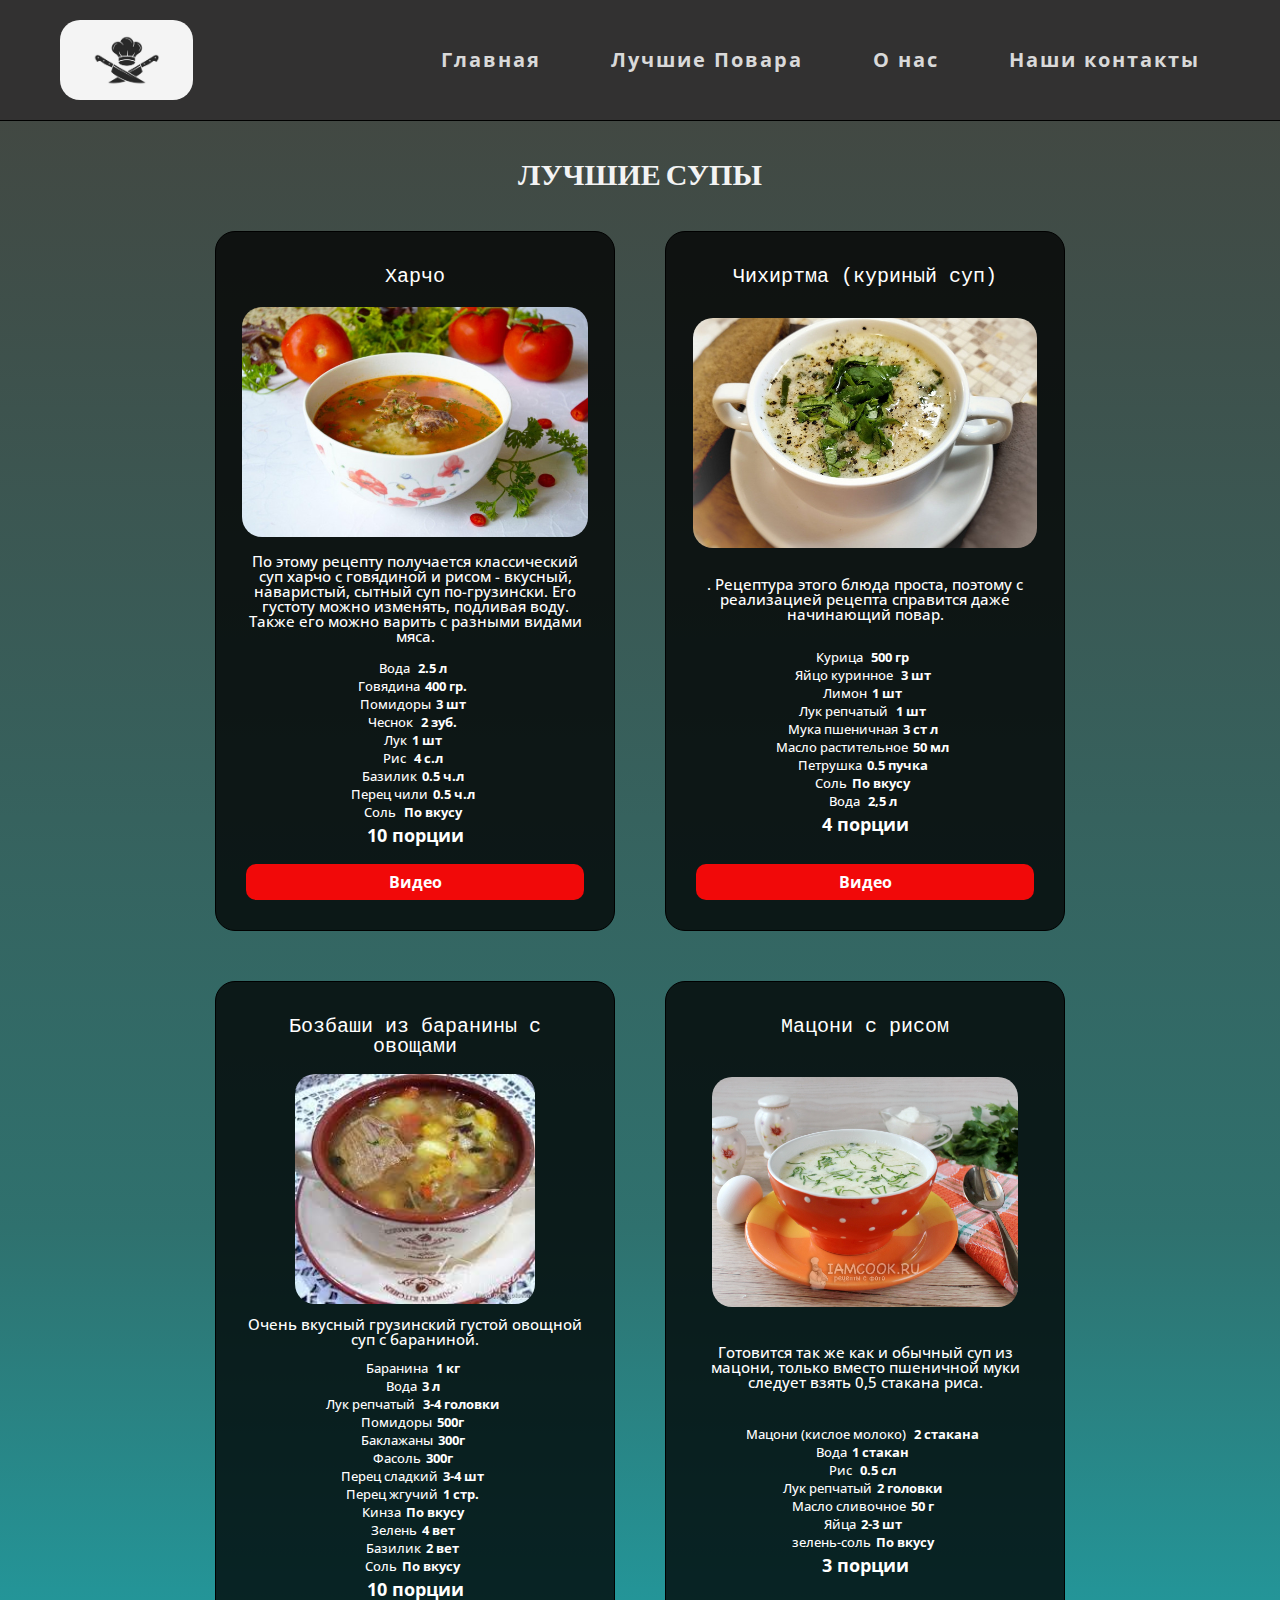
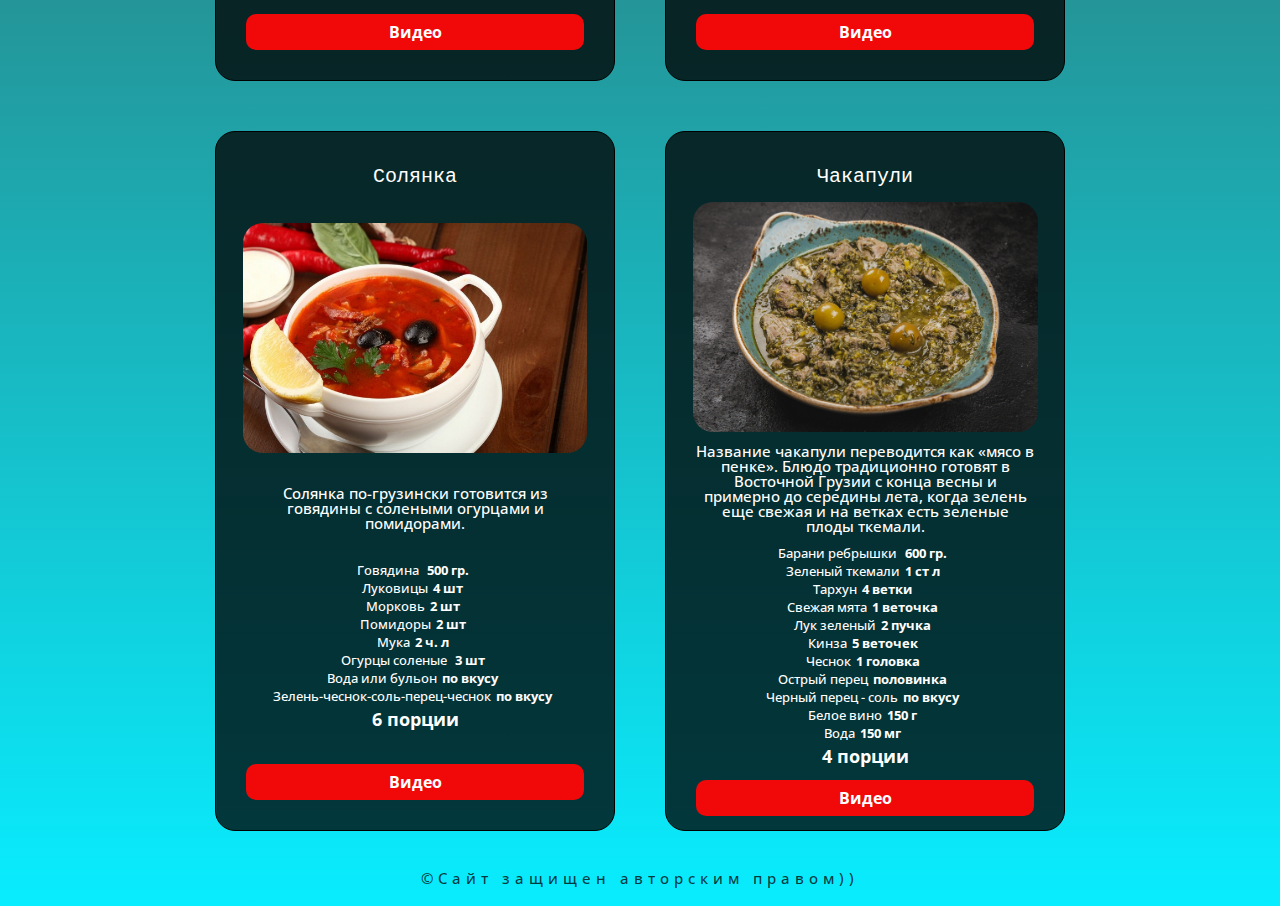
<file: supi.html>
<!DOCTYPE html>
<html lang="en">

<head>
    <meta charset="UTF-8">
    <meta http-equiv="X-UA-Compatible" content="IE=edge">
    <meta name="viewport" content="width=device-width, initial-scale=1.0">

    <!-- подключение шрифта Open span -->
    <link rel="preconnect" href="https://fonts.googleapis.com">
    <link rel="preconnect" href="https://fonts.gstatic.com" crossorigin>
    <link href="https://fonts.googleapis.com/css2?family=Bebas+Neue&family=Open+Sans:wght@500;700&display=swap"
        rel="stylesheet">
    <!-- подключение шрифта Open span -->

    <!-- подключение шрифта для загловков  -->
    <link rel="preconnect" href="https://fonts.googleapis.com">
    <link rel="preconnect" href="https://fonts.gstatic.com" crossorigin>
    <link href="https://fonts.googleapis.com/css2?family=Bebas+Neue&display=swap" rel="stylesheet">
    <!-- подключение шрифта для загловков  -->


    <!-- подключение цсс  -->
    <!-- <link rel="stylesheet" href="/css/remone.css"> -->
    <!-- <link rel="stylesheet" href="/css/supi.css"> -->
    <!-- подключение цсс  -->
    <title>Gurman/Супы</title>
</head>

<body>
    <style>
        html, body, div, span, applet, object, iframe,
h1, h2, h3, h4, h5, h6, p, blockquote, pre,
a, abbr, acronym, address, big, cite, code,
del, dfn, em, img, ins, kbd, q, s, samp,
small, strike, strong, sub, sup, tt, var,
b, u, i, center,
dl, dt, dd, ol, ul, li,
fieldset, form, label, legend,
table, caption, tbody, tfoot, thead, tr, th, td,
article, aside, canvas, details, embed, 
figure, figcaption, footer, header, hgroup, 
menu, nav, output, ruby, section, summary,
time, mark, audio, video {
	margin: 0;
	padding: 0;
	border: 0;
	font-size: 100%;
	font: inherit;
	vertical-align: baseline;
}
article, aside, details, figcaption, figure, 
footer, header, hgroup, menu, nav, section {
	display: block;
}
html {
	height: 100%;
}
body {
	line-height: 1;
}
ol, ul {
	list-style: none;
}
blockquote, q {
	quotes: none;
}
blockquote:before, blockquote:after,
q:before, q:after {
	content: '';
	content: none;
}
table {
	border-collapse: collapse;
	border-spacing: 0;
}

/* lato-regular - latin */
@font-face {
    font-family: 'Lato';
    font-style: normal;
    font-weight: 400;
    src: local(''),
         url('../fonts/lato-v23-latin-regular.woff2') format('woff2'), /* Chrome 26+, Opera 23+, Firefox 39+ */
         url('../fonts/lato-v23-latin-regular.woff') format('woff'); /* Chrome 6+, Firefox 3.6+, IE 9+, Safari 5.1+ */
  }
  /* lato-700 - latin */
  @font-face {
    font-family: 'Lato';
    font-style: normal;
    font-weight: 700;
    src: local(''),
         url('../fonts/lato-v23-latin-700.woff2') format('woff2'), /* Chrome 26+, Opera 23+, Firefox 39+ */
         url('../fonts/lato-v23-latin-700.woff') format('woff'); /* Chrome 6+, Firefox 3.6+, IE 9+, Safari 5.1+ */
  }
  /* lato-900 - latin */
  @font-face {
    font-family: 'Lato';
    font-style: normal;
    font-weight: 900;
    src: local(''),
         url('../fonts/lato-v23-latin-900.woff2') format('woff2'), /* Chrome 26+, Opera 23+, Firefox 39+ */
         url('../fonts/lato-v23-latin-900.woff') format('woff'); /* Chrome 6+, Firefox 3.6+, IE 9+, Safari 5.1+ */
        }
  html{
      box-sizing: border-box 
    }
    *,* ::before,*::after {
        box-sizing: inherit;
    }
        body{
    font-family: 'Open Sans', sans-serif;
    font-weight:500;
    color: #ffffff;
}
.zag {
    text-transform: uppercase;
    font-size: 30px;
    color: #f3f3f3;
    font-weight: 700;
    font-family: 'Bebas Neue', cursive;
}
.bg {
    background: linear-gradient(180deg, rgba(68,68,62,1) 0%, rgba(47,113,110,1) 49%, rgba(8,237,255,1) 100%);
}
.container{
    padding: 0 20px;
    max-width: 1200px;
    margin: 0 auto ; 
}

/* HEADER  //////////////////////////////////////////////////////*/
    
 .header {
    padding: 20px 0;
    background: linear-gradient(90deg, rgba(50,49,49,1) 0%, rgba(50,49,49,1) 100%);
    border-bottom:1px solid #000;
}
.header_box {
display: flex;
align-items: center;
justify-content: space-between;
}
.header_logo {
height: 80px;
border-radius: 20px;
}
.header_ul {
padding:  0 20px;
display: flex;
gap: 70px;
}
.header_list {

}
.header_link {
position: relative;
text-decoration: none;
font-size: 20px;
font-weight: 700;
letter-spacing:2px;
color: #d9d9d9;
}
.nomer {
color: rgb(45, 220, 255);
}
.header_link_active {
color: #f9f6ae;
}
.header_link:before {
content: '';
position: absolute;
bottom: -5px;
left: -6px;
width: 110%;
height: 3px;
border-radius: 2px;
background-color: #0088ff;
transition: .4s;
transform:scaleX(0);
}
.header_link:hover:before {
transform:scaleX(1)
}

/* попап окно  //////////////////////////////////////////////////////*/
.popup__bg {
position: fixed;
top: 0;
left: 0;
background-color: rgba(0, 0, 0, 0.541);
width: 100%;
height: 100vh;
opacity: 0;
visibility: hidden;
transition: .4s;
}
.activePopap.popup__bg {
opacity: 1;
visibility: visible;
}
.popup-postion {
display: flex;
justify-content: center;
align-items: center;
height: 100vh;
}
.popup__windows {
color: #000;
transition: .5s;
transform:translateY(-1000%);
position: relative;
border-radius: 20px;
padding: 20px;
max-width: 600px;
height: 300px;
background-color: #fff;
display: flex;
flex-direction:column;
justify-content: space-around;
text-align: center;
}
.activePopap.popup__windows {
transform:translateY(0%);
}
.xxx {
position: absolute;
top: 10px ;
right: 20px;
}
.title_popup {
text-transform: uppercase;
font-size: 30px;
color: #000;
font-weight: 700;
font-family: 'Bebas Neue', cursive;
position:relative;
}
.title_popup:before {
content:'';
position: absolute;
top: -15px;
left: 40%;
width: 20%;
height: 3px;
border-radius: 2px;
background-color: #000000;
}
.title_popup:after {
content:'';
position: absolute;
bottom: -15px;
left: 40%;
width: 20%;
height: 3px;
border-radius: 2px;
background-color: #000000;
}
.windows__text {
line-height: 20px;
letter-spacing:1px;
font-family: 'Bebas Neue', cursive;
font-size: 18px;

}
/* попап окно  //////////////////////////////////////////////////////*/


/* burger_menu //////////////////////////////////////////////////////*/

.burger_menu {
display: none;
cursor:pointer;
position:relative;
overflow:hidden;
width: 40px;
height: 40px;
}
.burger_menu span {
transition: .4s;
position: absolute;
width: 100%;
height: 3px;
background-color: #ffffff;
transform:translate(0, 6px)
}
span:first-child{
transform:translate(0, 15px)
}
span:last-child{
transform:translate(0, 25px)
}
.activeburg span {
transform:translateY(14px) rotate(45deg);
}
.activeburg span:first-child {
transform:translate(40px, 14px);
}
.activeburg span:last-child{
transform:translateY(14px) rotate(-45deg);
}
/* burger_menu //////////////////////////////////////////////////////*/

/* HEADER  //////////////////////////////////////////////////////*/

/* box vipethka  //////////////////////////////////////////////////////*/
.box {
    max-width: 1400px;
    margin: 0 auto;
    padding: 0 20px;
}
.box_vipethka {
}
.title_box_bipethka {
    text-align: center;
    padding: 40px;
}
.flex_box_menu {
    display: flex;
    justify-content: center;
    align-items: center;
    grid-gap: 50px;
    flex-wrap:wrap;
}
.karts_menu {
    text-align: center;
    border: solid 1px #000;
    background-color: #000000c2;
    padding: 20px;
    border-radius: 20px;
    max-width: 400px;
    height: 700px;
display: flex;
flex-direction:column;
justify-content: space-between;
}
.title_karts {
    text-align: center;
    font-size: 20px;
    font-family:'Courier New', Courier, monospace;
    padding: 15px;
}

.img_karts_menu {
    height: 230px;
    border-radius: 20px;

}
.karts_opisanie {
font-size: 15px;
text-align: center;
padding: 10px;
}
.karts_menu_list {
    text-align: center;
    line-height: 18px;
    font-size: 13px;
}
.karts_menu_link {
}
.karts_menu_link span{
    padding: 5px;
    font-weight: 700;
}
.karts_menu_link_portsia {
    font-size: 18px;
    font-weight: 700;
    padding:5px ;
}
.karts_menu_more {
    text-decoration: none;
    color: #fff;
    background-color: #f10909;
    display: block;
    text-align: center;
    padding: 10px;
    margin: 10px;
    border-radius: 10px;
    font-weight: 700;
    transition: .3s;
}
.karts_menu_more:hover {
    background-color: #b90202;
}
/* box vipethka  //////////////////////////////////////////////////////*/
/* footer /////////////////// */


.footer {
    margin-top: 20px;
}
.footer_text {
    font-size: 15px;
    color: #000000c4;
    letter-spacing:5px;
    text-align: center;
    padding: 20px;
}

/* footer /////////////////// */


@media (max-width:1000px) {
    .burger_menu {
        z-index: 2;
        display: block;
    }
    .header_ul {
    flex-direction: column;
    position: absolute;
    top: 0;
    right: 0;
    width: 100%;
    background-color: #101200;
    text-align: center;
    padding: 50px 0;
    border-radius:0 0 20px 20px;
    transform:translateY(-100%);
    transition: .4s;
    z-index: 2;
    }
    .active.header_ul {
        transform:translateY(0);
    }
    .header_link {
        font-size: 28px;
    }
    .header_box {
        justify-content: space-around;
    } 
    .info_flex_box {
        flex-direction:column;
        gap: 20px
    }
    .infoo-flex_text {
        max-width: 600px;
    }
}
    </style>
    <div class="bg">
        <div class="header">
            <div class="container">
                <div class="header_box">
                    <img src="./img/header_logo.jpg" alt="" class="header_logo">
                    <ul class="header_ul">
                        <li class="header_list"><a class="header_link " href="./index.html">Главная</a> </li>
                        <!-- <li class="header_list"><a class="header_link" href="">История Кухни</a></li> -->
                        <li class="header_list"><a target="_blank" class="header_link" href="./povara.html">Лучшие
                                Повара</a></li>
                        <li class="header_list"><a class="header_link btn_o_nas" href="#!">О нас</a></li>
                        <li class="header_list"><a class="header_link " href="./kontakti.html">Наши контакты</a></li>                    </ul>
                    <div class="burger_menu">
                        <span></span>
                        <span></span>
                        <span></span>
                    </div>
                </div>
            </div>
        </div>

        <!-- box vipethka  -->
        <div class="box">
            <div class="box_vipethka">
                <h1 class="title_box_bipethka zag">Лучшие супы</h1>
                <div class="flex_box_menu">

                    <div class="karts_menu">
                        <div class="title_karts">Харчо</div>
                        <div class="box_img">
                            <img class="img_karts_menu" src="./img/фото супов/харчо.jpg" alt="">
                        </div>
                        <p class="karts_opisanie">По этому рецепту получается классический суп харчо с говядиной и рисом
                            - вкусный, наваристый, сытный суп по-грузински. Его густоту можно изменять, подливая воду.
                            Также его можно варить с разными видами мяса.</p>
                        <ul class="karts_menu_list">
                            <li class="karts_menu_link">Вода <span>2.5 л</span> </li>
                            <li class="karts_menu_link">Говядина<span>400 гр.</span></li>
                            <li class="karts_menu_link">Помидоры<span>3 шт</span></li>
                            <li class="karts_menu_link">Чеснок<span> 2 зуб.</span></li>
                            <li class="karts_menu_link">Лук<span>1 шт</span> </li>
                            <li class="karts_menu_link">Рис <span>4 с.л</span> </li>
                            <li class="karts_menu_link">Базилик<span>0.5 ч.л</span> </li>
                            <li class="karts_menu_link">Перец чили<span>0.5 ч.л</span> </li>
                            <li class="karts_menu_link">Соль <span>По вкусу</span> </li>
                            <li class="karts_menu_link_portsia">10 порции</li>
                        </ul>
                        <a target="_blank" class="karts_menu_more"
                            href="https://www.youtube.com/watch?v=PktKADZroDw&embeds_euri=https%3A%2F%2F1000.menu%2F&feature=emb_title">Видео</a>
                    </div>


                    <div class="karts_menu">
                        <div class="title_karts">Чихиртма (куриный суп)</div>
                        <div class="box_img">
                            <img class="img_karts_menu" src="./img/фото супов/чихиртма.jpg" alt="">
                        </div>
                        <p class="karts_opisanie">. Рецептура этого блюда проста, поэтому с реализацией рецепта
                            справится даже начинающий повар.</p>
                        <ul class="karts_menu_list">
                            <li class="karts_menu_link">Курица <span>500 гр</span> </li>
                            <li class="karts_menu_link">Яйцо куринное <span>3 шт</span></li>
                            <li class="karts_menu_link">Лимон<span>1 шт</span></li>
                            <li class="karts_menu_link">Лук репчатый <span>1 шт</span></li>
                            <li class="karts_menu_link">Мука пшеничная<span>3 ст л</span> </li>
                            <li class="karts_menu_link">Масло растительное<span>50 мл</span> </li>
                            <li class="karts_menu_link">Петрушка<span>0.5 пучка</span> </li>
                            <li class="karts_menu_link">Соль<span>По вкусу</span> </li>
                            <li class="karts_menu_link">Вода <span>2,5 л</span> </li>
                            <li class="karts_menu_link_portsia">4 порции</li>
                        </ul>
                        <a target="_blank" class="karts_menu_more"
                            href="https://www.youtube.com/watch?v=0kY81b3Wsjk">Видео</a>
                    </div>


                    <div class="karts_menu">
                        <div class="title_karts">Бозбаши из баранины с овощами</div>
                        <div class="box_img">
                            <img class="img_karts_menu" src="./img/фото супов/бозбаши.jpg" alt="">
                        </div>
                        <p class="karts_opisanie">Очень вкусный грузинский густой овощной суп с бараниной.</p>
                        <ul class="karts_menu_list">
                            <li class="karts_menu_link">Баранина <span>1 кг</span> </li>
                            <li class="karts_menu_link">Вода<span>3 л</span></li>
                            <li class="karts_menu_link">Лук репчатый <span> 3-4 головки</span></li>
                            <li class="karts_menu_link">Помидоры<span>500г</span></li>
                            <li class="karts_menu_link">Баклажаны<span>300г</span> </li>
                            <li class="karts_menu_link">Фасоль<span>300г</span> </li>
                            <li class="karts_menu_link">Перец сладкий<span>3-4 шт</span> </li>
                            <li class="karts_menu_link">Перец жгучий<span>1 стр.</span> </li>
                            <li class="karts_menu_link">Кинза<span>По вкусу</span> </li>
                            <li class="karts_menu_link">Зелень<span>4 вет</span> </li>
                            <li class="karts_menu_link">Базилик<span>2 вет</span> </li>
                            <li class="karts_menu_link">Соль<span>По вкусу</span> </li>
                            <li class="karts_menu_link_portsia">10 порции</li>
                        </ul>
                        <a target="_blank" class="karts_menu_more"
                            href="https://www.youtube.com/watch?v=elxhijuX1Dw">Видео</a>
                    </div>


                    <div class="karts_menu">
                        <div class="title_karts">Мацони с рисом</div>
                        <div class="box_img">
                            <img class="img_karts_menu" src="./img/фото супов/мацони.jpg" alt="">
                        </div>
                        <p class="karts_opisanie">Готовится так же как и обычный суп из мацони, только вместо пшеничной
                            муки следует взять 0,5 стакана риса.</p>
                        <ul class="karts_menu_list">
                            <li class="karts_menu_link">Мацони (кислое молоко) <span>2 стакана</span> </li>
                            <li class="karts_menu_link">Вода<span>1 стакан</span></li>
                            <li class="karts_menu_link">Рис <span>0.5 сл</span></li>
                            <li class="karts_menu_link">Лук репчатый<span>2 головки</span></li>
                            <li class="karts_menu_link">Масло сливочное<span>50 г</span> </li>
                            <li class="karts_menu_link">Яйца<span>2-3 шт</span> </li>
                            <li class="karts_menu_link">зелень-соль<span>По вкусу</span> </li>
                            <li class="karts_menu_link_portsia">3 порции</li>
                        </ul>
                        <a target="_blank" class="karts_menu_more"
                            href="https://www.youtube.com/watch?v=Sj8JpXsATG8">Видео</a>
                    </div>


                    <div class="karts_menu">
                        <div class="title_karts">Солянка</div>
                        <div class="box_img">
                            <img class="img_karts_menu" src="./img/фото супов/солянка.jpg" alt="">
                        </div>
                        <p class="karts_opisanie">Солянка по-грузински готовится из говядины с солеными огурцами и
                            помидорами.</p>
                        <ul class="karts_menu_list">
                            <li class="karts_menu_link">Говядина <span>500 гр.</span> </li>
                            <li class="karts_menu_link">Луковицы<span>4 шт</span></li>
                            <li class="karts_menu_link">Морковь<span>2 шт</span></li>
                            <li class="karts_menu_link">Помидоры<span>2 шт</span></li>
                            <li class="karts_menu_link">Мука<span>2 ч. л</span> </li>
                            <li class="karts_menu_link">Огурцы соленые <span>3 шт</span> </li>
                            <li class="karts_menu_link">Вода или бульон<span>по вкусу</span> </li>
                            <li class="karts_menu_link">Зелень-чеснок-соль-перец-чеснок<span>по вкусу</span> </li>
                            <li class="karts_menu_link_portsia">6 порции</li>
                        </ul>
                        <a target="_blank" class="karts_menu_more"
                            href="https://www.youtube.com/watch?v=e8Wt7F1qn4A">Видео</a>
                    </div>


                    <div class="karts_menu">
                        <div class="title_karts">Чакапули</div>
                        <div class="box_img">
                            <img class="img_karts_menu" src="./img/фото супов/чакапули.jpg" alt="">
                        </div>
                        <p class="karts_opisanie">Название чакапули переводится как «мясо в пенке». Блюдо традиционно
                            готовят в Восточной Грузии с конца весны и примерно до середины лета, когда зелень еще
                            свежая и на ветках есть зеленые плоды ткемали. </p>
                        <ul class="karts_menu_list">
                            <li class="karts_menu_link">Барани ребрышки <span>600 гр.</span> </li>
                            <li class="karts_menu_link">Зеленый ткемали<span>1 ст л</span></li>
                            <li class="karts_menu_link">Тархун<span>4 ветки</span></li>
                            <li class="karts_menu_link">Свежая мята<span>1 веточка</span></li>
                            <li class="karts_menu_link">Лук зеленый<span>2 пучка</span></li>
                            <li class="karts_menu_link">Кинза<span>5 веточек</span></li>
                            <li class="karts_menu_link">Чеснок<span>1 головка</span></li>
                            <li class="karts_menu_link">Острый перец<span>половинка</span></li>
                            <li class="karts_menu_link">Черный перец - соль<span>по вкусу</span></li>
                            <li class="karts_menu_link">Белое вино<span>150 г</span></li>
                            <li class="karts_menu_link">Вода<span>150 мг</span></li>
                            <li class="karts_menu_link_portsia">4 порции</li>
                        </ul>
                        <a target="_blank" class="karts_menu_more"
                            href="https://www.youtube.com/watch?v=kdNCl107cf0">Видео</a>
                    </div>

                </div>
            </div>
            <!-- box vipethka  -->

            <!-- footer -->
            <div class="footer">
                <div class="footer_text">
                    &#xa9;Сайт защищен авторским правом))
                </div>
            </div>
            <!-- footer -->

            <!-- попап окно  -->
            <div class="popup__bg">
                <div class="popup-postion">
                    <div class="popup__windows">
                        <div class="title_popup">О нас</div>

                        <p class="windows__text">Приветствуем вас на нашем сайте по. Здесь вы сможете найти популярные
                            рецепты которые всегда хотели приготовить касающиеся Грузинской кухни.Удобно
                            укомплектованные и
                            в близком доступе для любой кухарки. В рецептах вы сможете найти блюдо, посмотреть видео как
                            его
                            готовить или почитать инструкцию у нас на сайте. Наш сайт недавно был создан и мы бы были
                            рады
                            любой поддержке. Делитесь этим сайтом с друзьями и приятного вам аппетита.</p>
                        <button class="xxx">X</button>
                    </div>
                </div>
            </div>
            <!-- попап окно  -->
        </div>
    </div>

    <script src="./js/main.js"></script>
</body>

</html>
</file>
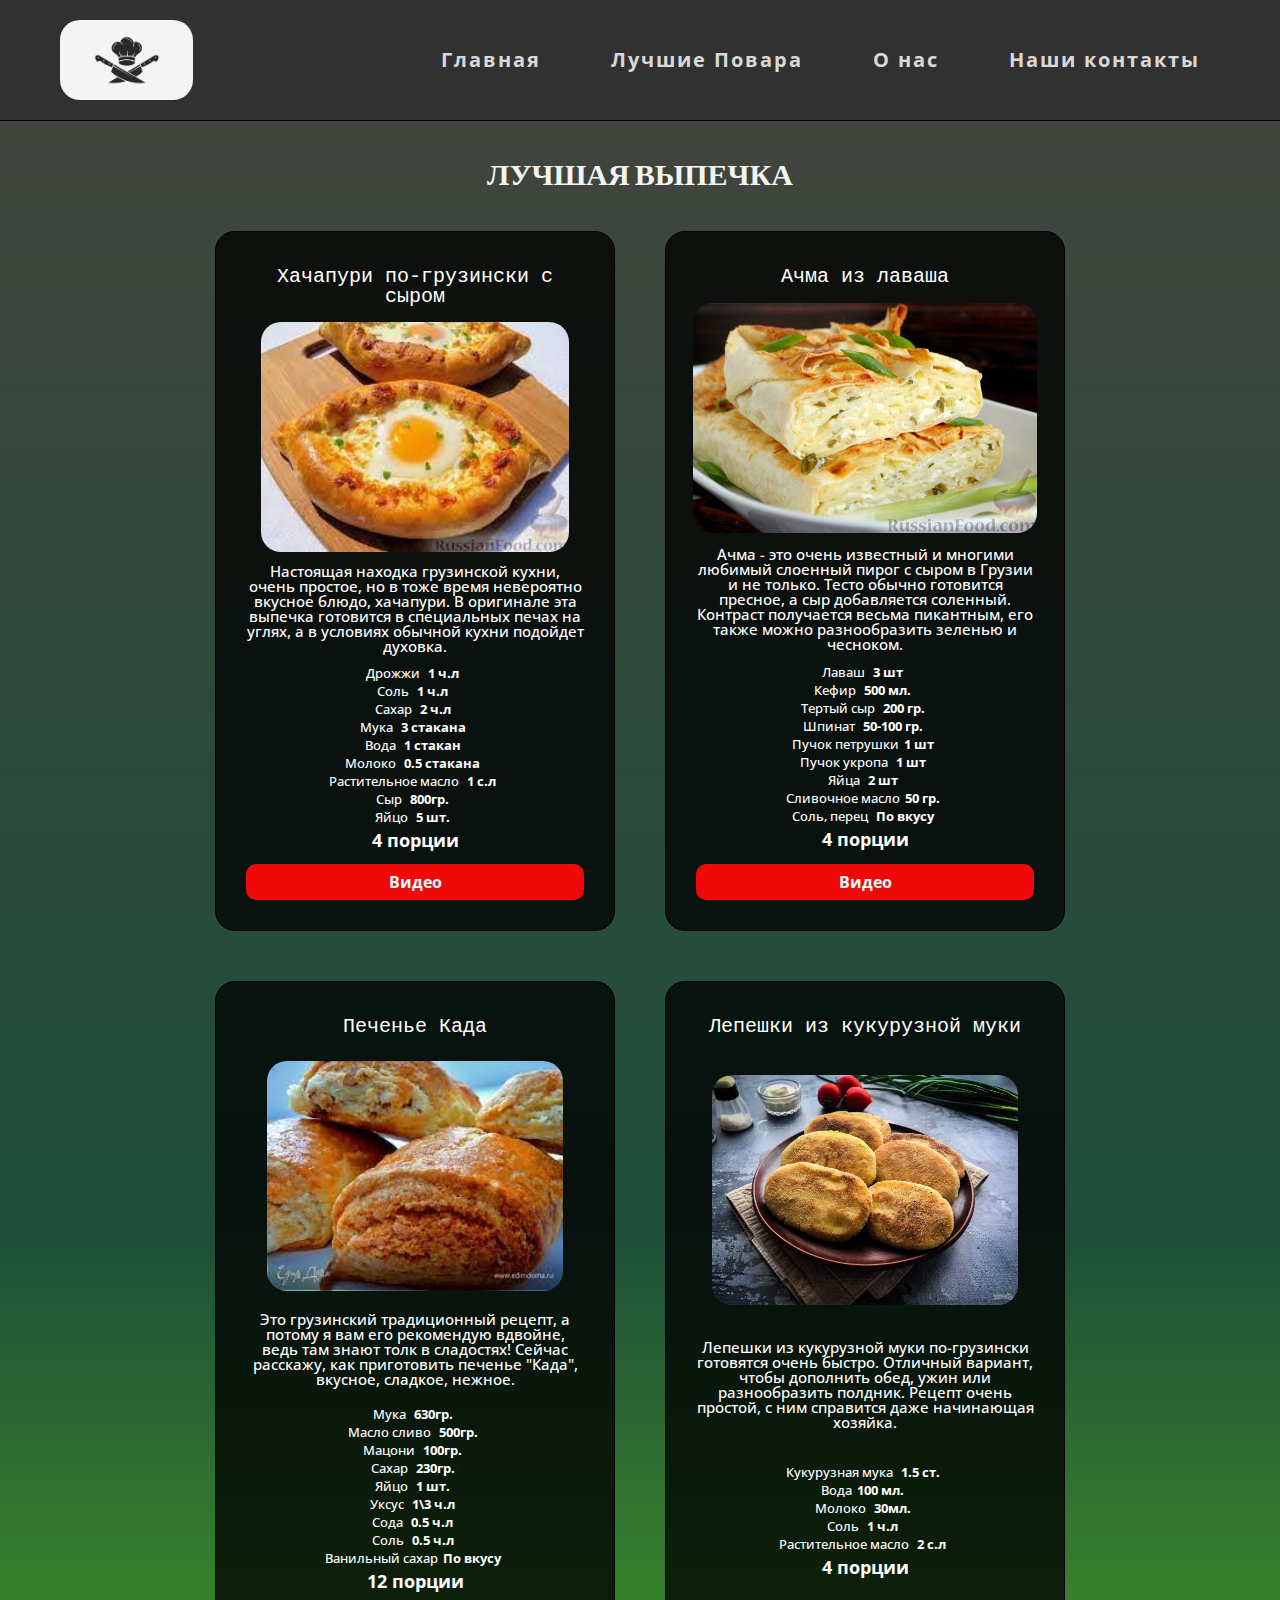
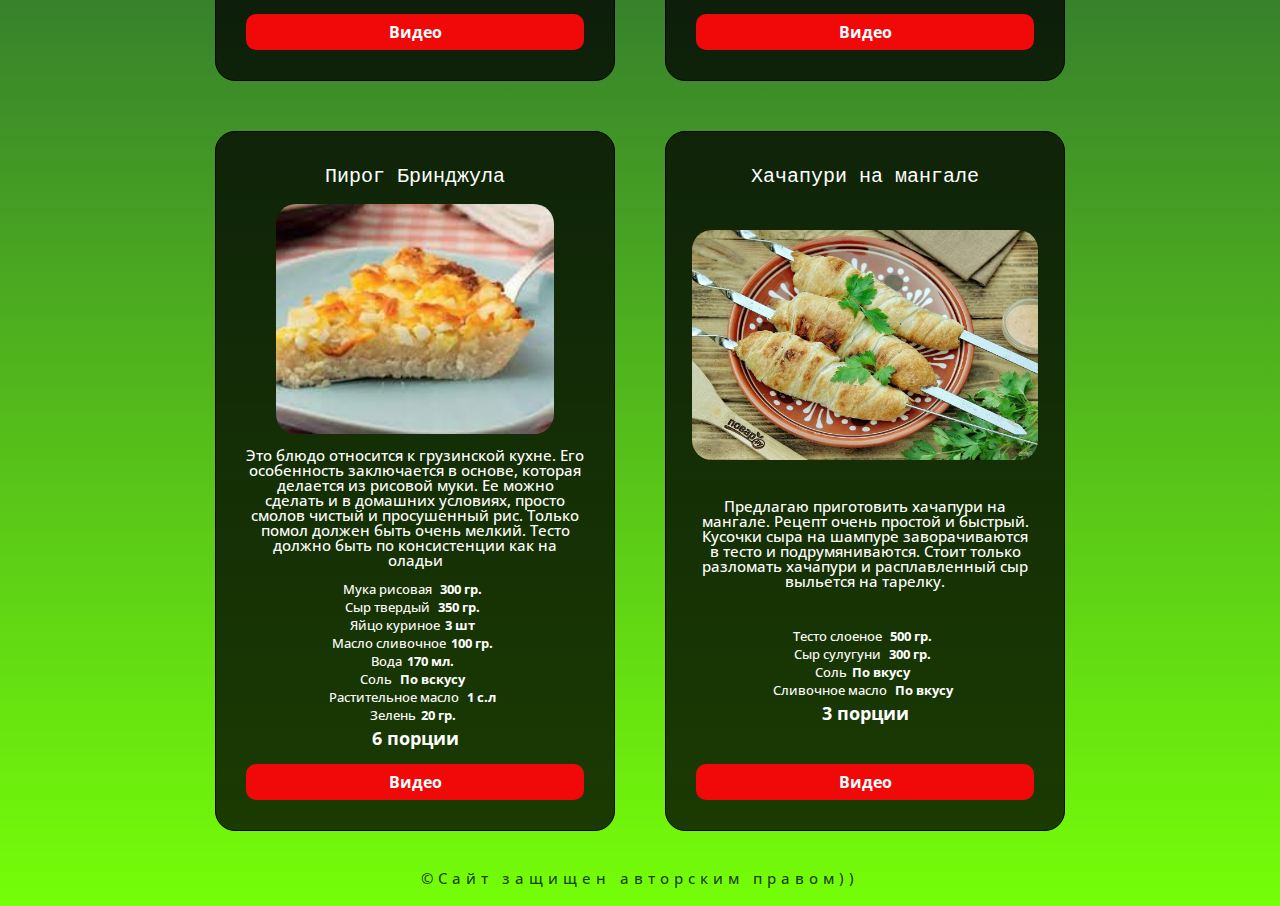
<file: vipethka.html>
<!DOCTYPE html>
<html lang="en">

<head>
    <meta charset="UTF-8">
    <meta http-equiv="X-UA-Compatible" content="IE=edge">
    <meta name="viewport" content="width=device-width, initial-scale=1.0">

    <!-- подключение шрифта Open span -->
    <link rel="preconnect" href="https://fonts.googleapis.com">
    <link rel="preconnect" href="https://fonts.gstatic.com" crossorigin>
    <link href="https://fonts.googleapis.com/css2?family=Bebas+Neue&family=Open+Sans:wght@500;700&display=swap"
        rel="stylesheet">
    <!-- подключение шрифта Open span -->

    <!-- подключение шрифта для загловков  -->
    <link rel="preconnect" href="https://fonts.googleapis.com">
    <link rel="preconnect" href="https://fonts.gstatic.com" crossorigin>
    <link href="https://fonts.googleapis.com/css2?family=Bebas+Neue&display=swap" rel="stylesheet">
    <!-- подключение шрифта для загловков  -->


    <!-- подключение цсс  -->
    <!-- <link rel="stylesheet" href="/css/remone.css"> -->
    <!-- <link rel="stylesheet" href="/css/vipethka.css"> -->
    <!-- подключение цсс  -->
    <title>Gurman/Выпечка</title>
</head>

<body>
    <style>
        html, body, div, span, applet, object, iframe,
h1, h2, h3, h4, h5, h6, p, blockquote, pre,
a, abbr, acronym, address, big, cite, code,
del, dfn, em, img, ins, kbd, q, s, samp,
small, strike, strong, sub, sup, tt, var,
b, u, i, center,
dl, dt, dd, ol, ul, li,
fieldset, form, label, legend,
table, caption, tbody, tfoot, thead, tr, th, td,
article, aside, canvas, details, embed, 
figure, figcaption, footer, header, hgroup, 
menu, nav, output, ruby, section, summary,
time, mark, audio, video {
	margin: 0;
	padding: 0;
	border: 0;
	font-size: 100%;
	font: inherit;
	vertical-align: baseline;
}
article, aside, details, figcaption, figure, 
footer, header, hgroup, menu, nav, section {
	display: block;
}
html {
	height: 100%;
}
body {
	line-height: 1;
}
ol, ul {
	list-style: none;
}
blockquote, q {
	quotes: none;
}
blockquote:before, blockquote:after,
q:before, q:after {
	content: '';
	content: none;
}
table {
	border-collapse: collapse;
	border-spacing: 0;
}

/* lato-regular - latin */
@font-face {
    font-family: 'Lato';
    font-style: normal;
    font-weight: 400;
    src: local(''),
         url('../fonts/lato-v23-latin-regular.woff2') format('woff2'), /* Chrome 26+, Opera 23+, Firefox 39+ */
         url('../fonts/lato-v23-latin-regular.woff') format('woff'); /* Chrome 6+, Firefox 3.6+, IE 9+, Safari 5.1+ */
  }
  /* lato-700 - latin */
  @font-face {
    font-family: 'Lato';
    font-style: normal;
    font-weight: 700;
    src: local(''),
         url('../fonts/lato-v23-latin-700.woff2') format('woff2'), /* Chrome 26+, Opera 23+, Firefox 39+ */
         url('../fonts/lato-v23-latin-700.woff') format('woff'); /* Chrome 6+, Firefox 3.6+, IE 9+, Safari 5.1+ */
  }
  /* lato-900 - latin */
  @font-face {
    font-family: 'Lato';
    font-style: normal;
    font-weight: 900;
    src: local(''),
         url('../fonts/lato-v23-latin-900.woff2') format('woff2'), /* Chrome 26+, Opera 23+, Firefox 39+ */
         url('../fonts/lato-v23-latin-900.woff') format('woff'); /* Chrome 6+, Firefox 3.6+, IE 9+, Safari 5.1+ */
        }
  html{
      box-sizing: border-box 
    }
    *,* ::before,*::after {
        box-sizing: inherit;
    }
        body{
    font-family: 'Open Sans', sans-serif;
    font-weight:500;
    color: #ffffff;
}
.zag {
    text-transform: uppercase;
    font-size: 30px;
    color: #f3f3f3;
    font-weight: 700;
    font-family: 'Bebas Neue', cursive;
}
.bg {
    background: linear-gradient(180deg, rgba(68,68,62,1) 0%, rgba(30,78,58,1) 49%, rgba(117,255,8,1) 100%);
}
.container{
    padding: 0 20px;
    max-width: 1200px;
    margin: 0 auto ; 
}

/* HEADER  //////////////////////////////////////////////////////*/
    
 .header {
    padding: 20px 0;
    background: linear-gradient(90deg, rgba(50,49,49,1) 0%, rgba(50,49,49,1) 100%);
    border-bottom:1px solid #000;
}
.header_box {
display: flex;
align-items: center;
justify-content: space-between;
}
.header_logo {
height: 80px;
border-radius: 20px;
}
.header_ul {
padding:  0 20px;
display: flex;
gap: 70px;
}
.header_list {

}
.header_link {
position: relative;
text-decoration: none;
font-size: 20px;
font-weight: 700;
letter-spacing:2px;
color: #d9d9d9;
}
.nomer {
color: rgb(95, 252, 28);
}
.header_link_active {
color: #f9f6ae;
}
.header_link:before {
content: '';
position: absolute;
bottom: -5px;
left: -6px;
width: 110%;
height: 3px;
border-radius: 2px;
background-color: #55ee2b;
transition: .4s;
transform:scaleX(0);
}
.header_link:hover:before {
transform:scaleX(1)
}

/* попап окно  //////////////////////////////////////////////////////*/
.popup__bg {
position: fixed;
top: 0;
left: 0;
background-color: rgba(0, 0, 0, 0.541);
width: 100%;
height: 100vh;
opacity: 0;
visibility: hidden;
transition: .4s;
}
.activePopap.popup__bg {
opacity: 1;
visibility: visible;
}
.popup-postion {
display: flex;
justify-content: center;
align-items: center;
height: 100vh;
}
.popup__windows {
color: #000;
transition: .5s;
transform:translateY(-1000%);
position: relative;
border-radius: 20px;
padding: 20px;
max-width: 600px;
height: 300px;
background-color: #fff;
display: flex;
flex-direction:column;
justify-content: space-around;
text-align: center;
}
.activePopap.popup__windows {
transform:translateY(0%);
}
.xxx {
position: absolute;
top: 10px ;
right: 20px;
}
.title_popup {
text-transform: uppercase;
font-size: 30px;
color: #000;
font-weight: 700;
font-family: 'Bebas Neue', cursive;
position:relative;
}
.title_popup:before {
content:'';
position: absolute;
top: -15px;
left: 40%;
width: 20%;
height: 3px;
border-radius: 2px;
background-color: #000000;
}
.title_popup:after {
content:'';
position: absolute;
bottom: -15px;
left: 40%;
width: 20%;
height: 3px;
border-radius: 2px;
background-color: #000000;
}
.windows__text {
line-height: 20px;
letter-spacing:1px;
font-family: 'Bebas Neue', cursive;
font-size: 18px;

}
/* попап окно  //////////////////////////////////////////////////////*/


/* burger_menu //////////////////////////////////////////////////////*/

.burger_menu {
display: none;
cursor:pointer;
position:relative;
overflow:hidden;
width: 40px;
height: 40px;
}
.burger_menu span {
transition: .4s;
position: absolute;
width: 100%;
height: 3px;
background-color: #ffffff;
transform:translate(0, 6px)
}
span:first-child{
transform:translate(0, 15px)
}
span:last-child{
transform:translate(0, 25px)
}
.activeburg span {
transform:translateY(14px) rotate(45deg);
}
.activeburg span:first-child {
transform:translate(40px, 14px);
}
.activeburg span:last-child{
transform:translateY(14px) rotate(-45deg);
}
/* burger_menu //////////////////////////////////////////////////////*/

/* HEADER  //////////////////////////////////////////////////////*/

/* box vipethka  //////////////////////////////////////////////////////*/
.box {
    max-width: 1400px;
    margin: 0 auto;
    padding: 0 20px;
}
.box_vipethka {
}
.title_box_bipethka {
    text-align: center;
    padding: 40px;
}
.flex_box_menu {
    display: flex;
    justify-content: center;
    align-items: center;
    grid-gap: 50px;
    flex-wrap:wrap;
}
.karts_menu {
    text-align: center;
    border: solid 1px #000;
    background-color: #000000c2;
    padding: 20px;
    border-radius: 20px;
    max-width: 400px;
    height: 700px;
display: flex;
flex-direction:column;
justify-content: space-between;
}
.title_karts {
    text-align: center;
    font-size: 20px;
    font-family:'Courier New', Courier, monospace;
    padding: 15px;
}

.img_karts_menu {
    height: 230px;
    border-radius: 20px;

}
.karts_opisanie {
font-size: 15px;
text-align: center;
padding: 10px;
}
.karts_menu_list {
    text-align: center;
    line-height: 18px;
    font-size: 13px;
}
.karts_menu_link {
}
.karts_menu_link span{
    padding: 5px;
    font-weight: 700;
}
.karts_menu_link_portsia {
    font-size: 18px;
    font-weight: 700;
    padding:5px ;
}
.karts_menu_more {
    text-decoration: none;
    color: #fff;
    background-color: #f10909;
    display: block;
    text-align: center;
    padding: 10px;
    margin: 10px;
    border-radius: 10px;
    font-weight: 700;
    transition: .3s;
}
.karts_menu_more:hover {
    background-color: #b90202;
}
/* box vipethka  //////////////////////////////////////////////////////*/
/* footer /////////////////// */


.footer {
    margin-top: 20px;
}
.footer_text {
    font-size: 15px;
    color: #000000c4;
    letter-spacing:5px;
    text-align: center;
    padding: 20px;
}

/* footer /////////////////// */


@media (max-width:1000px) {
    .burger_menu {
        z-index: 2;
        display: block;
    }
    .header_ul {
    flex-direction: column;
    position: absolute;
    top: 0;
    right: 0;
    width: 100%;
    background-color: #101200;
    text-align: center;
    padding: 50px 0;
    border-radius:0 0 20px 20px;
    transform:translateY(-100%);
    transition: .4s;
    z-index: 2;
    }
    .active.header_ul {
        transform:translateY(0);
    }
    .header_link {
        font-size: 28px;
    }
    .header_box {
        justify-content: space-around;
    } 
    .info_flex_box {
        flex-direction:column;
        gap: 20px
    }
    .infoo-flex_text {
        max-width: 600px;
    }
}
    </style>
    <div class="bg">
        <div class="header">
            <div class="container">
                <div class="header_box">
                    <img src="./img/header_logo.jpg" alt="" class="header_logo">
                    <ul class="header_ul">
                        <li class="header_list"><a class="header_link "
                                href="./index.html">Главная</a> </li>
                        <!-- <li class="header_list"><a class="header_link" href="">История Кухни</a></li> -->
                        <li class="header_list"><a target="_blank" class="header_link" href="./povara.html">Лучшие
                                Повара</a></li>
                        <li class="header_list"><a class="header_link btn_o_nas" href="#!">О нас</a></li>
                        <li class="header_list"><a class="header_link " href="./kontakti.html">Наши контакты</a></li>                    </ul>
                    <div class="burger_menu">
                        <span></span>
                        <span></span>
                        <span></span>
                    </div>
                </div>
            </div>
        </div>

        <!-- box vipethka  -->
        <div class="box">
            <div class="box_vipethka">
                <h1 class="title_box_bipethka zag">Лучшая выпечка</h1>
                <div class="flex_box_menu">

                    <div class="karts_menu">
                        <div class="title_karts">Хачапури по-грузински с сыром</div>
                        <div class="box_img">
                            <img class="img_karts_menu" src="./img/фото выпечки/хачапури по грузински с сыром.jpg"
                                alt="">
                        </div>
                        <p class="karts_opisanie">Настоящая находка грузинской кухни, очень простое, но в тоже время
                            невероятно вкусное блюдо, хачапури. В оригинале эта выпечка готовится в специальных печах на
                            углях, а в условиях обычной кухни подойдет духовка.</p>
                        <ul class="karts_menu_list">
                            <li class="karts_menu_link">Дрожжи <span>1 ч.л</span> </li>
                            <li class="karts_menu_link">Соль <span>1 ч.л</span></li>
                            <li class="karts_menu_link">Сахар <span>2 ч.л</span></li>
                            <li class="karts_menu_link">Мука <span> 3 стакана</span></li>
                            <li class="karts_menu_link">Вода <span>1 стакан</span> </li>
                            <li class="karts_menu_link">Молоко <span>0.5 стакана</span> </li>
                            <li class="karts_menu_link">Растительное масло <span>1 с.л</span> </li>
                            <li class="karts_menu_link">Сыр <span>800гр.</span> </li>
                            <li class="karts_menu_link">Яйцо <span>5 шт.</span> </li>
                            <li class="karts_menu_link_portsia">4 порции</li>
                        </ul>
                        <a target="_blank" class="karts_menu_more"
                            href="https://www.youtube.com/watch?v=8UETL2RPw_E">Видео</a>
                    </div>


                    <div class="karts_menu">
                        <div class="title_karts">Ачма из лаваша</div>
                        <div class="box_img">
                            <img class="img_karts_menu" src="./img/фото выпечки/Амча.jpg" alt="">
                        </div>
                        <p class="karts_opisanie">Ачма - это очень известный и многими любимый слоенный пирог с сыром в
                            Грузии и не только. Тесто обычно готовится пресное, а сыр добавляется соленный. Контраст
                            получается весьма пикантным, его также можно разнообразить зеленью и чесноком.</p>
                        <ul class="karts_menu_list">
                            <li class="karts_menu_link">Лаваш <span>3 шт</span> </li>
                            <li class="karts_menu_link">Кефир <span>500 мл.</span></li>
                            <li class="karts_menu_link">Тертый сыр <span>200 гр.</span></li>
                            <li class="karts_menu_link">Шпинат <span> 50-100 гр.</span></li>
                            <li class="karts_menu_link">Пучок петрушки<span>1 шт</span> </li>
                            <li class="karts_menu_link">Пучок укропа <span>1 шт</span> </li>
                            <li class="karts_menu_link">Яйца <span>2 шт</span> </li>
                            <li class="karts_menu_link">Сливочное масло<span>50 гр.</span> </li>
                            <li class="karts_menu_link">Соль, перец <span>По вкусу</span> </li>
                            <li class="karts_menu_link_portsia">4 порции</li>
                        </ul>
                        <a target="_blank" class="karts_menu_more"
                            href="https://www.youtube.com/watch?v=ztr23iKqTTE">Видео</a>
                    </div>


                    <div class="karts_menu">
                        <div class="title_karts">Печенье Када</div>
                        <div class="box_img">
                            <img class="img_karts_menu" src="./img/фото выпечки/када.jpg" alt="">
                        </div>
                        <p class="karts_opisanie">Это грузинский традиционный рецепт, а потому я вам его рекомендую
                            вдвойне, ведь там знают толк в сладостях! Сейчас расскажу, как приготовить печенье "Када",
                            вкусное, сладкое, нежное.</p>
                        <ul class="karts_menu_list">
                            <li class="karts_menu_link">Мука <span>630гр.</span> </li>
                            <li class="karts_menu_link">Масло сливо <span>500гр.</span></li>
                            <li class="karts_menu_link">Мацони <span> 100гр.</span></li>
                            <li class="karts_menu_link">Сахар <span>230гр.</span></li>
                            <li class="karts_menu_link">Яйцо <span>1 шт.</span> </li>
                            <li class="karts_menu_link">Уксус <span>1\3 ч.л</span> </li>
                            <li class="karts_menu_link">Сода <span>0.5 ч.л</span> </li>
                            <li class="karts_menu_link">Соль <span>0.5 ч.л</span> </li>
                            <li class="karts_menu_link">Ванильный сахар<span>По вкусу</span> </li>
                            <li class="karts_menu_link_portsia">12 порции</li>
                        </ul>
                        <a target="_blank" class="karts_menu_more"
                            href="https://www.youtube.com/watch?v=v4tGE5BAG1U">Видео</a>
                    </div>


                    <div class="karts_menu">
                        <div class="title_karts">Лепешки из кукурузной муки</div>
                        <div class="box_img">
                            <img class="img_karts_menu" src="./img/фото выпечки/lepeshki.jpg" alt="">
                        </div>
                        <p class="karts_opisanie">Лепешки из кукурузной муки по-грузински готовятся очень быстро.
                            Отличный вариант, чтобы дополнить обед, ужин или разнообразить полдник. Рецепт очень
                            простой, с ним справится даже начинающая хозяйка.</p>
                        <ul class="karts_menu_list">
                            <li class="karts_menu_link">Кукурузная мука <span>1.5 ст.</span> </li>
                            <li class="karts_menu_link">Вода<span>100 мл.</span></li>
                            <li class="karts_menu_link">Молоко <span>30мл.</span></li>
                            <li class="karts_menu_link">Соль<span> 1 ч.л</span></li>
                            <li class="karts_menu_link">Растительное масло <span>2 с.л</span> </li>
                            <li class="karts_menu_link_portsia">4 порции</li>
                        </ul>
                        <a target="_blank" class="karts_menu_more"
                            href="https://www.youtube.com/watch?v=tN7Q1zclINI">Видео</a>
                    </div>


                    <div class="karts_menu">
                        <div class="title_karts">Пирог Бринджула</div>
                        <div class="box_img">
                            <img class="img_karts_menu" src="./img/фото выпечки/бринджулла.jpg" alt="">
                        </div>
                        <p class="karts_opisanie">Это блюдо относится к грузинской кухне. Его особенность заключается в
                            основе, которая делается из рисовой муки. Ее можно сделать и в домашних условиях, просто
                            смолов чистый и просушенный рис. Только помол должен быть очень мелкий. Тесто должно быть по
                            консистенции как на оладьи</p>
                        <ul class="karts_menu_list">
                            <li class="karts_menu_link">Мука рисовая <span>300 гр.</span> </li>
                            <li class="karts_menu_link">Сыр твердый <span>350 гр.</span></li>
                            <li class="karts_menu_link">Яйцо куриное<span>3 шт</span></li>
                            <li class="karts_menu_link">Масло сливочное<span>100 гр.</span></li>
                            <li class="karts_menu_link">Вода<span>170 мл.</span> </li>
                            <li class="karts_menu_link">Соль <span>По вскусу</span> </li>
                            <li class="karts_menu_link">Растительное масло <span>1 с.л</span> </li>
                            <li class="karts_menu_link">Зелень<span>20 гр.</span> </li>
                            <li class="karts_menu_link_portsia">6 порции</li>
                        </ul>
                        <a target="_blank" class="karts_menu_more"
                            href="https://www.youtube.com/watch?v=tZ7DFRWTyWE">Видео</a>
                    </div>


                    <div class="karts_menu">
                        <div class="title_karts">Хачапури на мангале</div>
                        <div class="box_img">
                            <img class="img_karts_menu" src="./img/фото выпечки/на мангале хачапури.jpg" alt="">
                        </div>
                        <p class="karts_opisanie">Предлагаю приготовить хачапури на мангале. Рецепт очень простой и
                            быстрый. Кусочки сыра на шампуре заворачиваются в тесто и подрумяниваются. Стоит только
                            разломать хачапури и расплавленный сыр выльется на тарелку.</p>
                        <ul class="karts_menu_list">
                            <li class="karts_menu_link">Тесто слоеное <span>500 гр.</span> </li>
                            <li class="karts_menu_link">Сыр сулугуни <span>300 гр.</span></li>
                            <li class="karts_menu_link">Соль<span>По вкусу</span></li>
                            <li class="karts_menu_link">Сливочное масло<span> По вкусу</span></li>
                            <li class="karts_menu_link_portsia">3 порции</li>
                        </ul>
                        <a target="_blank" class="karts_menu_more"
                            href="https://www.youtube.com/watch?v=2gVgrAMojuA">Видео</a>
                    </div>

                </div>
            </div>
            <!-- box vipethka  -->

        <!-- footer -->
        <div class="footer">
            <div class="footer_text">
                &#xa9;Сайт защищен авторским правом))
            </div>
        </div>
        <!-- footer -->

            <!-- попап окно  -->
            <div class="popup__bg">
                <div class="popup-postion">
                    <div class="popup__windows">
                        <div class="title_popup">О нас</div>

                        <p class="windows__text">Приветствуем вас на нашем сайте по. Здесь вы сможете найти популярные
                            рецепты которые всегда хотели приготовить касающиеся Грузинской кухни.Удобно
                            укомплектованные и
                            в близком доступе для любой кухарки. В рецептах вы сможете найти блюдо, посмотреть видео как
                            его
                            готовить или почитать инструкцию у нас на сайте. Наш сайт недавно был создан и мы бы были
                            рады
                            любой поддержке. Делитесь этим сайтом с друзьями и приятного вам аппетита.</p>
                        <button class="xxx">X</button>
                    </div>
                </div>
            </div>
            <!-- попап окно  -->
        </div>
    </div>

    <script src="./js/main.js"></script>
</body>

</html>
</file>
<file: css/style.css>
body{
        font-family: 'Open Sans', sans-serif;
        font-weight:500;
        color: #ffffff;
    }
    .bg {
        background: linear-gradient(180deg, rgba(68,68,62,1) 0%, rgba(80,97,36,1) 49%, rgba(254,255,8,1) 100%);
    }
    .container{
        padding: 0 20px;
        max-width: 1200px;
        margin: 0 auto ; 
    }


    /* HEADER  //////////////////////////////////////////////////////*/
    
    .header {
        padding: 20px 0;
        background: linear-gradient(90deg, rgba(50,49,49,1) 0%, rgba(50,49,49,1) 100%);
        border-bottom:1px solid #000;
}
.header_box {
    display: flex;
    align-items: center;
    justify-content: space-between;
}
.header_logo {
    height: 80px;
    border-radius: 20px;
}
.header_ul {
    padding:  0 20px;
    display: flex;
    gap: 70px;
}
.header_list {
    
}
.header_link {
    position: relative;
    text-decoration: none;
    font-size: 20px;
    font-weight: 700;
    letter-spacing:2px;
    color: #d9d9d9;
}
.nomer {
    color: rgb(255, 251, 5);
}
.header_link_active {
    color: #f9f6ae;
}
.header_link:before {
    content: '';
    position: absolute;
    bottom: -5px;
    left: -6px;
    width: 110%;
    height: 3px;
    border-radius: 2px;
    background-color: #eeee2b;
    transition: .4s;
    transform:scaleX(0);
}
.header_link:hover:before {
    transform:scaleX(1)
}

/* попап окно  //////////////////////////////////////////////////////*/
.popup__bg {
    position: fixed;
    top: 0;
    left: 0;
    background-color: rgba(0, 0, 0, 0.541);
    width: 100%;
    height: 100vh;
    opacity: 0;
    visibility: hidden;
    transition: .4s;
}
.activePopap.popup__bg {
    opacity: 1;
    visibility: visible;
}
.popup-postion {
    display: flex;
    justify-content: center;
    align-items: center;
    height: 100vh;
}
.popup__windows {
    color: #000;
    transition: .5s;
    transform:translateY(-1000%);
    position: relative;
    border-radius: 20px;
    padding: 20px;
    max-width: 600px;
    height: 300px;
    background-color: #fff;
    display: flex;
    flex-direction:column;
    justify-content: space-around;
    text-align: center;
}
.activePopap.popup__windows {
    transform:translateY(0%);
}
.xxx {
position: absolute;
top: 10px ;
right: 20px;
}
.title_popup {
    text-transform: uppercase;
    font-size: 30px;
    color: #000;
    font-weight: 700;
    font-family: 'Bebas Neue', cursive;
    position:relative;
}
.title_popup:before {
    content:'';
    position: absolute;
    top: -15px;
    left: 40%;
    width: 20%;
    height: 3px;
    border-radius: 2px;
    background-color: #000000;
}
.title_popup:after {
    content:'';
    position: absolute;
    bottom: -15px;
    left: 40%;
    width: 20%;
    height: 3px;
    border-radius: 2px;
    background-color: #000000;
}
.windows__text {
    line-height: 20px;
    letter-spacing:1px;
    font-family: 'Bebas Neue', cursive;
font-size: 18px;

}
/* попап окно  //////////////////////////////////////////////////////*/


/* burger_menu //////////////////////////////////////////////////////*/

.burger_menu {
    display: none;
    cursor:pointer;
    position:relative;
    overflow:hidden;
    width: 40px;
    height: 40px;
}
.burger_menu span {
    transition: .4s;
    position: absolute;
    width: 100%;
    height: 3px;
    background-color: #ffffff;
    transform:translate(0, 6px)
}
span:first-child{
    transform:translate(0, 15px)
}
span:last-child{
    transform:translate(0, 25px)
}
.activeburg span {
    transform:translateY(14px) rotate(45deg);
}
.activeburg span:first-child {
    transform:translate(40px, 14px);
}
.activeburg span:last-child{
    transform:translateY(14px) rotate(-45deg);
}
/* burger_menu //////////////////////////////////////////////////////*/

/* HEADER  //////////////////////////////////////////////////////*/



/* infoo_box ////////////////////////////////////////////////////// */

.infoo_box {
    padding-top: 50px;
}
.info_flex_box {
    display: flex;
    align-items: center;
}
.infoo-flex_text {
    background-color: #000000a8;
    margin-right: 20px;
    padding: 40px;
    text-align: center;
    border-radius: 20px;
    border: solid 1px #eeee2b;
}
.zag {
    text-transform: uppercase;
    font-size: 30px;
    color: #f3f3f3;
    font-weight: 700;
    font-family: 'Bebas Neue', cursive;
}
.infoo__title  {
    letter-spacing: 5px;
    margin-bottom: 40px;
    position: relative;
}
.infoo__title:before {
    content:'';
    position: absolute;
    top: -20px;
    left: 25%;
    width: 50%;
    height: 3px;
    border-radius: 2px;
    background-color: #fff;
}
.infoo__title:after {
    content:'';
    position: absolute;
    bottom: -20px;
    left: 25%;
    width: 50%;
    height: 3px;
    border-radius: 2px;
    background-color: #fff;
}
.infoo__sub_title {
    line-height: 25px;
    font-size: 18px;
}
.infoo-flex__img {
    height: 300px;
    border-radius: 100px;
}


/* infoo_box ////////////////////////////////////////////////////// */


/* карточки с особенностями ////////////////////////////////////////////////////// */
.box_carts {
    display: flex;
    justify-content: space-around;
}
.flip-container,
.front,
.back {
width: 400px;
height: 300px;
}
.flip-container:hover .flip {
    transform:rotateY(180deg);
}
.flip {
    position:relative;
    transform-style:preserve-3d;
    transition: .5s;
}
.front, .back {
    background-color: #000001d0;
    border: solid 1px #eef603;
    border-radius: 20px;
    padding: 0 10px;
    display: flex;
    flex-direction:column;
    justify-content: space-around;
    position: absolute;
    top: 0;
    left: 0;
    backface-visibility: hidden;
}
.front {
    transform:rotateY(0deg);
    z-index: 2;
}
.back {
    background-color: #000000e5;
    transform:rotateY(180deg);
}
.img_carts {
    border-radius: 20px;
}
.header_flip {
    text-align: center;
    padding: 10px 0;
}
.title_front_carts {
    font-size: 18px;
    letter-spacing:2px;
}
.back_texxt {
    color: #d4d3d3;
    font-size: 18px;
    text-align: center;
}
.title_carts  {
    margin: 50px 0 70px 0;
    text-align: center;
    text-shadow: 2px 2px 2px #000;
    position: relative;
}
.title_carts:before {
    position: absolute;
    content:'';
    top: -15px;
    right: 42%;
    width: 15%;
    height: 3px;
    border-radius: 2px;
    background-color: #fff;
    box-shadow: 2px 2px 5px #000;
}
.title_carts:after {
    position: absolute;
    content:'';
    box-shadow: 2px 2px 5px #000;
    bottom: -13px;
    right: 42%;
    width: 15%;
    height: 3px;
    border-radius: 2px;
    background-color: #fff;
}

/* картинки из меню и само меню///////////////////////////////////////// */
.menu_title {
    margin: 40px 0;
    text-align: center;
    text-shadow:2px 2px 2px #000 ;
    position: relative;
    letter-spacing: 5px;
}
.menu_title:before {
    position: absolute;
    content:'';
    top: -15px;
    right: 42%;
    width: 15%;
    height: 3px;
    border-radius: 2px;
    background-color: #fff;
    box-shadow: 1px 1px 5px #000;
}
.menu_title:after {
    position: absolute;
    content:'';
    bottom: -15px;
    right: 42%;
    width: 15%;
    height: 3px;
    border-radius: 2px;
    background-color: #fff;
    box-shadow: 2px 2px 5px #000;
}

.menu_container {
    margin: 100px 0;
}
.menu_block {
    height: 250px;
    overflow: hidden;
    position: relative;
    margin-bottom:20px ;
}
.menu_ssilka {
}
.menu_ssilka:hover .img_menu {
    filter: brightness(20%);
}
.menu_ssilka:hover .menu_text {
    z-index: 2;
    opacity: 1;
}
.img_menu {
    transition: .5s;
    width: 100%;
    position: absolute;
    top: -100px;
}
.menu_text {
opacity: 0;
position: absolute;
top: 50%;
color: #fff;
text-transform: uppercase;
letter-spacing: 5px;
font-size: 30px;
}
.menu_otstup1 {
    left: 40%;
}
.menu_otstup2 {
    left: 47%;
}
.menu_otstup3 {
    left: 45%;
}

.footer {
    margin-top: -100px;
}
.footer_text {
    font-size: 15px;
    color: #000000c4;
    letter-spacing:5px;
    text-align: center;
    padding: 20px;
}
/* картинки из меню и само меню///////////////////////////////////////// */


@media (max-width:1200px) {
    .box_carts {
        flex-wrap:wrap;
        gap: 20px;
        max-width: 1000px;
        margin: 0 auto;
    }
    .img_menu{
        top: 0;
    }
}

@media (max-width:950px) {
    .burger_menu {
        z-index: 2;
        display: block;
    }
    .header_ul {
    flex-direction: column;
    position: absolute;
    top: 0;
    right: 0;
    width: 100%;
    background-color: #101200;
    text-align: center;
    padding: 50px 0;
    border-radius:0 0 20px 20px;
    transform:translateY(-100%);
    transition: .4s;
    z-index: 2;
    }
    .active.header_ul {
        transform:translateY(0);
    }
    .header_link {
        font-size: 28px;
    }
    .header_box {
        justify-content: space-around;
    } 
    .info_flex_box {
        flex-direction:column;
        gap: 20px
    }
    .infoo-flex_text {
        max-width: 600px;
    }
    .title_carts:before{
        right: 37%;
        width: 25%;
    }
    .title_carts:after{
        right: 37%;
        width: 25%;
    }
    .flip-container,
    .front,
    .back {
    width: 400px;
    height: 300px;
    }
    .title_front_carts {
        font-size: 25px;
    }
    .title {
        font-size: 20px;
    }
    .back_texxt {
        line-height: 25px;
        font-size: 20px;
    }
    .menu_title:after{
        right: 37%;
        width: 25%;
    }
    .menu_title:before{
        right: 37%;
        width: 25%;
    }
    .menu_otstup1 {
        left: 33%;
    }
    .back_texxt {
        font-size: 15px;
        line-height: 20px;
    }
}

@media (max-width:750px) {
.menu_block {
    height: 150px;
}
.menu_text  {
    font-size: 25px;
}
.menu_block {
    margin-bottom: 10px;
}
.footer_text {
    letter-spacing:2px;
    font-size: 12px;
}
.popup__windows {
    height: 400px;
}
.windows__text {
    line-height: 18px;
    font-size: 17px;
}
}
@media (max-width:450px) {
    .menu_text  {
        font-size: 20px;
    }
    .menu_block {
        height: 130px;
    }
    .flip-container,
    .front,
    .back {
    width: 350px;
    height: 260px;
    }
    .title_front_carts {
        font-size: 20px;
    }
    .back_texxt {
        font-size: 13px;
        line-height: 18px;
    }
    .title_carts:before{
        right: 27%;
        width: 40%;
    }
    .title_carts:after{
        right: 27%;
        width: 40%;
    }
    .menu_title:before{
        right: 27%;
        width: 40%;
    }
    .menu_title:after{
        right: 27%;
        width: 40%;
    }
    .menu_otstup1 {
        left: 23%;
    }
    .menu_otstup2 {
        left: 45%;
    }
    .menu_otstup3 {
        left: 40%;
    }
    .infoo-flex__img{
        height: 250px;
    }
    .infoo-flex_text {
        padding: 25px 20px 20px 20px ;
    }
    .infoo__title  {
        font-size: 20px;
    }
    .infoo__sub_title{
        text-align: center;
        font-size: 15px;
    }
}
</file>
